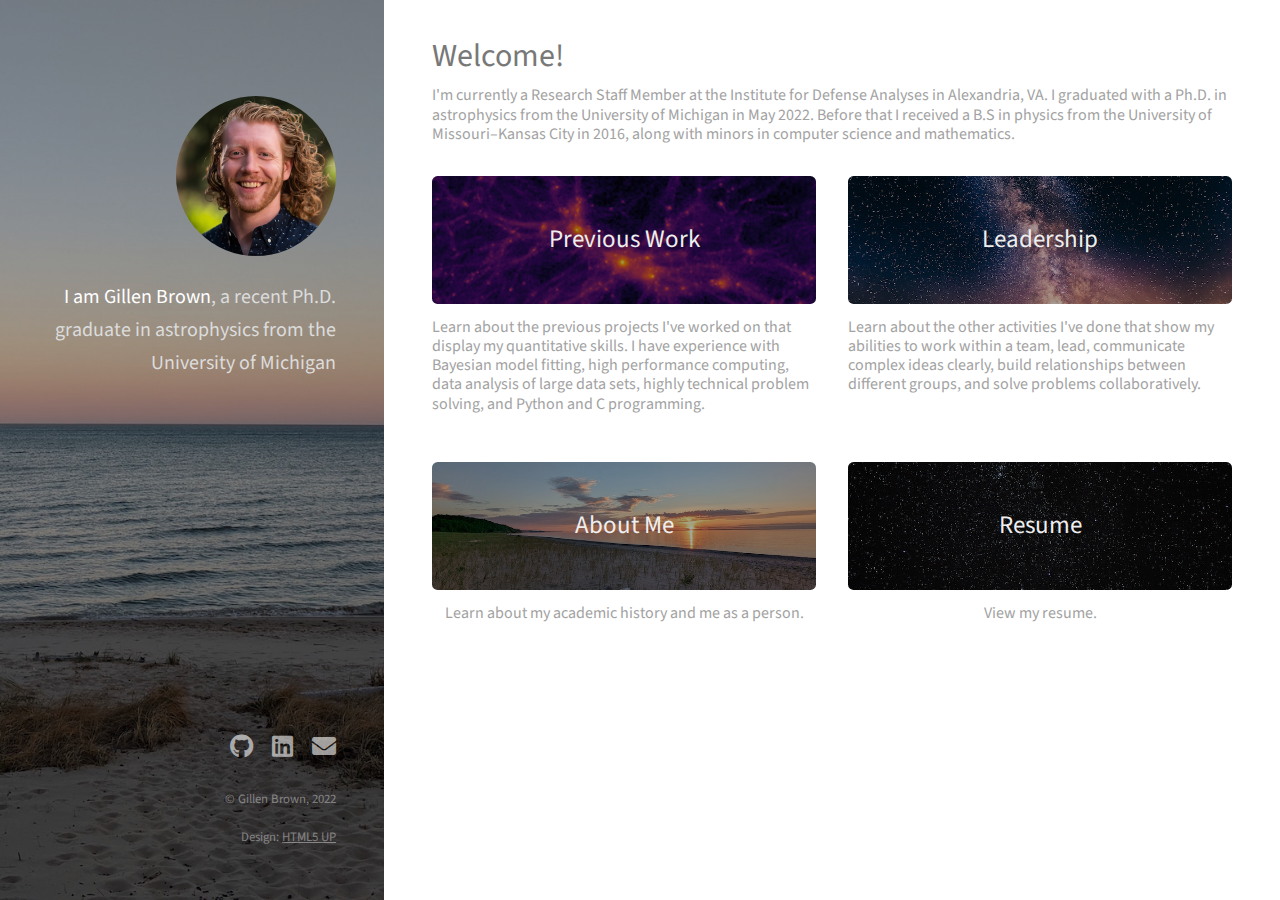
<file: index.html>
<!DOCTYPE HTML>
<!--
	Strata by HTML5 UP
	html5up.net | @ajlkn
	Free for personal and commercial use under the CCA 3.0 license (html5up.net/license)
-->
<html>
	<head>
		<title>Gillen Brown</title>
		<meta charset="utf-8" />
		<meta name="viewport" content="width=device-width, initial-scale=1, user-scalable=no" />
		<link rel="stylesheet" href="assets/css/main.css" />
	</head>
	<body class="is-preload">

		<!-- Header -->
			<header id="header">
				<div class="inner">
					<a href="#" class="image avatar"><img src="images/profile_square_small.jpg" alt="" /></a>
					<h1><strong>I am Gillen Brown</strong>, a recent Ph.D. graduate in astrophysics from the University of Michigan</h1>
				</div>
			</header>

		<!-- Main -->
			<div id="main">

				<!-- One -->
					<section id="one">
						<header class="major">
							<h2>Welcome!</h2>
						</header>
						<p>I'm currently a Research Staff Member at the Institute for Defense Analyses in Alexandria, VA. I graduated with a Ph.D. in astrophysics from the University of Michigan in May 2022. Before that I received a B.S in physics from the University of Missouri&#8211;Kansas City in 2016, along with minors in computer science and mathematics. </p>
						<!-- <ul class="actions">
							<li><a href="#" class="button">Learn More</a></li>
						</ul> -->
					</section>

				<!-- Two -->
					<!-- <section id="two"> -->
						<!-- <h2>Recent Work</h2> -->
						<div class="row">
							<article class="col-6 col-12-xsmall">
								<div class="headline">
									<a href="projects.html">
										<img src="images/title_dm_small.png" alt="">
										<h3>Previous Work</h3>
									</a>
								</div>
								<p>
									Learn about the previous projects I've worked on that display my quantitative skills. I have experience with Bayesian model fitting, high performance computing, data analysis of large data sets, highly technical problem solving, and Python and C programming. 
								</p>
							</article>
							<article class="col-6 col-12-xsmall">
								<div class="headline">
									<a href="leadership.html">
										<img src="images/unsplash_mw_small.jpg" alt="">
										<h3>Leadership</h3>
									</a>
								</div>
								<p>Learn about the other activities I've done that show my abilities to work within a team, lead, communicate complex ideas clearly, build relationships between different groups, and solve problems collaboratively.</p>
							</article>
							<article class="col-6 col-12-xsmall">
								<div class="headline">
									<a href="about.html">
										<img src="images/sunset_small.jpg" alt="">
										<h3>About Me</h3>
									</a>
								</div>
								<p style="text-align: center">Learn about my academic history and me as a person.</p>
							</article>
							<article class="col-6 col-12-xsmall">
								<div class="headline">
									<a href="resume.html">
										<img src="images/stars_small.jpg" alt="">
										<h3>Resume</h3>
									</a>
								</div>
								<p style="text-align: center">View my resume.</p>
							</article>
						</div>
						<!-- <ul class="actions">
							<li><a href="#" class="button">Full Portfolio</a></li>
						</ul> -->
					<!-- </section> -->

				<!-- Three -->
				<!--
					<section id="three">
						<h2>Get In Touch</h2>
						<p>Accumsan pellentesque commodo blandit enim arcu non at amet id arcu magna. Accumsan orci faucibus id eu lorem semper nunc nisi lorem vulputate lorem neque lorem ipsum dolor.</p>
						<div class="row">
							<div class="col-8 col-12-small">
								<form method="post" action="#">
									<div class="row gtr-uniform gtr-50">
										<div class="col-6 col-12-xsmall"><input type="text" name="name" id="name" placeholder="Name" /></div>
										<div class="col-6 col-12-xsmall"><input type="email" name="email" id="email" placeholder="Email" /></div>
										<div class="col-12"><textarea name="message" id="message" placeholder="Message" rows="4"></textarea></div>
									</div>
								</form>
								<ul class="actions">
									<li><input type="submit" value="Send Message" /></li>
								</ul>
							</div>
							<div class="col-4 col-12-small">
								<ul class="labeled-icons">
									<li>
										<h3 class="icon solid fa-home"><span class="label">Address</span></h3>
										1234 Somewhere Rd.<br />
										Nashville, TN 00000<br />
										United States
									</li>
									<li>
										<h3 class="icon solid fa-mobile-alt"><span class="label">Phone</span></h3>
										000-000-0000
									</li>
									<li>
										<h3 class="icon solid fa-envelope"><span class="label">Email</span></h3>
										<a href="#">hello@untitled.tld</a>
									</li>
								</ul>
							</div>
						</div>
					</section>
				-->

				<!-- Four -->
				<!--
					<section id="four">
						<h2>Elements</h2>

						<section>
							<h4>Text</h4>
							<p>This is <b>bold</b> and this is <strong>strong</strong>. This is <i>italic</i> and this is <em>emphasized</em>.
							This is <sup>superscript</sup> text and this is <sub>subscript</sub> text.
							This is <u>underlined</u> and this is code: <code>for (;;) { ... }</code>. Finally, <a href="#">this is a link</a>.</p>
							<hr />
							<header>
								<h4>Heading with a Subtitle</h4>
								<p>Lorem ipsum dolor sit amet nullam id egestas urna aliquam</p>
							</header>
							<p>Nunc lacinia ante nunc ac lobortis. Interdum adipiscing gravida odio porttitor sem non mi integer non faucibus ornare mi ut ante amet placerat aliquet. Volutpat eu sed ante lacinia sapien lorem accumsan varius montes viverra nibh in adipiscing blandit tempus accumsan.</p>
							<header>
								<h5>Heading with a Subtitle</h5>
								<p>Lorem ipsum dolor sit amet nullam id egestas urna aliquam</p>
							</header>
							<p>Nunc lacinia ante nunc ac lobortis. Interdum adipiscing gravida odio porttitor sem non mi integer non faucibus ornare mi ut ante amet placerat aliquet. Volutpat eu sed ante lacinia sapien lorem accumsan varius montes viverra nibh in adipiscing blandit tempus accumsan.</p>
							<hr />
							<h2>Heading Level 2</h2>
							<h3>Heading Level 3</h3>
							<h4>Heading Level 4</h4>
							<h5>Heading Level 5</h5>
							<h6>Heading Level 6</h6>
							<hr />
							<h5>Blockquote</h5>
							<blockquote>Fringilla nisl. Donec accumsan interdum nisi, quis tincidunt felis sagittis eget tempus euismod. Vestibulum ante ipsum primis in faucibus vestibulum. Blandit adipiscing eu felis iaculis volutpat ac adipiscing accumsan faucibus. Vestibulum ante ipsum primis in faucibus lorem ipsum dolor sit amet nullam adipiscing eu felis.</blockquote>
							<h5>Preformatted</h5>
							<pre><code>i = 0;

while (!deck.isInOrder()) {
print 'Iteration ' + i;
deck.shuffle();
i++;
}

print 'It took ' + i + ' iterations to sort the deck.';</code></pre>
						</section>

						<section>
							<h4>Lists</h4>
							<div class="row">
								<div class="col-6 col-12-xsmall">
									<h5>Unordered</h5>
									<ul>
										<li>Dolor pulvinar etiam magna etiam.</li>
										<li>Sagittis adipiscing lorem eleifend.</li>
										<li>Felis enim feugiat dolore viverra.</li>
									</ul>
									<h5>Alternate</h5>
									<ul class="alt">
										<li>Dolor pulvinar etiam magna etiam.</li>
										<li>Sagittis adipiscing lorem eleifend.</li>
										<li>Felis enim feugiat dolore viverra.</li>
									</ul>
								</div>
								<div class="col-6 col-12-xsmall">
									<h5>Ordered</h5>
									<ol>
										<li>Dolor pulvinar etiam magna etiam.</li>
										<li>Etiam vel felis at lorem sed viverra.</li>
										<li>Felis enim feugiat dolore viverra.</li>
										<li>Dolor pulvinar etiam magna etiam.</li>
										<li>Etiam vel felis at lorem sed viverra.</li>
										<li>Felis enim feugiat dolore viverra.</li>
									</ol>
									<h5>Icons</h5>
									<ul class="icons">
										<li><a href="#" class="icon brands fa-twitter"><span class="label">Twitter</span></a></li>
										<li><a href="#" class="icon brands fa-facebook-f"><span class="label">Facebook</span></a></li>
										<li><a href="#" class="icon brands fa-instagram"><span class="label">Instagram</span></a></li>
										<li><a href="#" class="icon brands fa-github"><span class="label">Github</span></a></li>
										<li><a href="#" class="icon brands fa-dribbble"><span class="label">Dribbble</span></a></li>
										<li><a href="#" class="icon brands fa-tumblr"><span class="label">Tumblr</span></a></li>
									</ul>
								</div>
							</div>
							<h5>Actions</h5>
							<ul class="actions">
								<li><a href="#" class="button primary">Default</a></li>
								<li><a href="#" class="button">Default</a></li>
							</ul>
							<ul class="actions small">
								<li><a href="#" class="button primary small">Small</a></li>
								<li><a href="#" class="button small">Small</a></li>
							</ul>
							<div class="row">
								<div class="col-6 col-12-small">
									<ul class="actions stacked">
										<li><a href="#" class="button primary">Default</a></li>
										<li><a href="#" class="button">Default</a></li>
									</ul>
								</div>
								<div class="col-6 col-12-small">
									<ul class="actions stacked">
										<li><a href="#" class="button primary small">Small</a></li>
										<li><a href="#" class="button small">Small</a></li>
									</ul>
								</div>
								<div class="col-6 col-12-small">
									<ul class="actions stacked">
										<li><a href="#" class="button primary fit">Default</a></li>
										<li><a href="#" class="button fit">Default</a></li>
									</ul>
								</div>
								<div class="col-6 col-12-small">
									<ul class="actions stacked">
										<li><a href="#" class="button primary small fit">Small</a></li>
										<li><a href="#" class="button small fit">Small</a></li>
									</ul>
								</div>
							</div>
						</section>

						<section>
							<h4>Table</h4>
							<h5>Default</h5>
							<div class="table-wrapper">
								<table>
									<thead>
										<tr>
											<th>Name</th>
											<th>Description</th>
											<th>Price</th>
										</tr>
									</thead>
									<tbody>
										<tr>
											<td>Item One</td>
											<td>Ante turpis integer aliquet porttitor.</td>
											<td>29.99</td>
										</tr>
										<tr>
											<td>Item Two</td>
											<td>Vis ac commodo adipiscing arcu aliquet.</td>
											<td>19.99</td>
										</tr>
										<tr>
											<td>Item Three</td>
											<td> Morbi faucibus arcu accumsan lorem.</td>
											<td>29.99</td>
										</tr>
										<tr>
											<td>Item Four</td>
											<td>Vitae integer tempus condimentum.</td>
											<td>19.99</td>
										</tr>
										<tr>
											<td>Item Five</td>
											<td>Ante turpis integer aliquet porttitor.</td>
											<td>29.99</td>
										</tr>
									</tbody>
									<tfoot>
										<tr>
											<td colspan="2"></td>
											<td>100.00</td>
										</tr>
									</tfoot>
								</table>
							</div>

							<h5>Alternate</h5>
							<div class="table-wrapper">
								<table class="alt">
									<thead>
										<tr>
											<th>Name</th>
											<th>Description</th>
											<th>Price</th>
										</tr>
									</thead>
									<tbody>
										<tr>
											<td>Item One</td>
											<td>Ante turpis integer aliquet porttitor.</td>
											<td>29.99</td>
										</tr>
										<tr>
											<td>Item Two</td>
											<td>Vis ac commodo adipiscing arcu aliquet.</td>
											<td>19.99</td>
										</tr>
										<tr>
											<td>Item Three</td>
											<td> Morbi faucibus arcu accumsan lorem.</td>
											<td>29.99</td>
										</tr>
										<tr>
											<td>Item Four</td>
											<td>Vitae integer tempus condimentum.</td>
											<td>19.99</td>
										</tr>
										<tr>
											<td>Item Five</td>
											<td>Ante turpis integer aliquet porttitor.</td>
											<td>29.99</td>
										</tr>
									</tbody>
									<tfoot>
										<tr>
											<td colspan="2"></td>
											<td>100.00</td>
										</tr>
									</tfoot>
								</table>
							</div>
						</section>

						<section>
							<h4>Buttons</h4>
							<ul class="actions">
								<li><a href="#" class="button primary">Primary</a></li>
								<li><a href="#" class="button">Default</a></li>
							</ul>
							<ul class="actions">
								<li><a href="#" class="button large">Large</a></li>
								<li><a href="#" class="button">Default</a></li>
								<li><a href="#" class="button small">Small</a></li>
							</ul>
							<ul class="actions fit">
								<li><a href="#" class="button primary fit">Fit</a></li>
								<li><a href="#" class="button fit">Fit</a></li>
							</ul>
							<ul class="actions fit small">
								<li><a href="#" class="button primary fit small">Fit + Small</a></li>
								<li><a href="#" class="button fit small">Fit + Small</a></li>
							</ul>
							<ul class="actions">
								<li><a href="#" class="button primary icon solid fa-download">Icon</a></li>
								<li><a href="#" class="button icon solid fa-download">Icon</a></li>
							</ul>
							<ul class="actions">
								<li><span class="button primary disabled">Primary</span></li>
								<li><span class="button disabled">Default</span></li>
							</ul>
						</section>

						<section>
							<h4>Form</h4>
							<form method="post" action="#">
								<div class="row gtr-uniform gtr-50">
									<div class="col-6 col-12-xsmall">
										<input type="text" name="demo-name" id="demo-name" value="" placeholder="Name" />
									</div>
									<div class="col-6 col-12-xsmall">
										<input type="email" name="demo-email" id="demo-email" value="" placeholder="Email" />
									</div>
									<div class="col-12">
										<select name="demo-category" id="demo-category">
											<option value="">- Category -</option>
											<option value="1">Manufacturing</option>
											<option value="1">Shipping</option>
											<option value="1">Administration</option>
											<option value="1">Human Resources</option>
										</select>
									</div>
									<div class="col-4 col-12-small">
										<input type="radio" id="demo-priority-low" name="demo-priority" checked>
										<label for="demo-priority-low">Low Priority</label>
									</div>
									<div class="col-4 col-12-small">
										<input type="radio" id="demo-priority-normal" name="demo-priority">
										<label for="demo-priority-normal">Normal Priority</label>
									</div>
									<div class="col-4 col-12-small">
										<input type="radio" id="demo-priority-high" name="demo-priority">
										<label for="demo-priority-high">High Priority</label>
									</div>
									<div class="col-6 col-12-small">
										<input type="checkbox" id="demo-copy" name="demo-copy">
										<label for="demo-copy">Email me a copy of this message</label>
									</div>
									<div class="col-6 col-12-small">
										<input type="checkbox" id="demo-human" name="demo-human" checked>
										<label for="demo-human">I am a human and not a robot</label>
									</div>
									<div class="col-12">
										<textarea name="demo-message" id="demo-message" placeholder="Enter your message" rows="6"></textarea>
									</div>
									<div class="col-12">
										<ul class="actions">
											<li><input type="submit" value="Send Message" class="primary" /></li>
											<li><input type="reset" value="Reset" /></li>
										</ul>
									</div>
								</div>
							</form>
						</section>

						<section>
							<h4>Image</h4>
							<h5>Fit</h5>
							<div class="box alt">
								<div class="row gtr-50 gtr-uniform">
									<div class="col-12"><span class="image fit"><img src="images/fulls/05.jpg" alt="" /></span></div>
									<div class="col-4"><span class="image fit"><img src="images/thumbs/01.jpg" alt="" /></span></div>
									<div class="col-4"><span class="image fit"><img src="images/thumbs/02.jpg" alt="" /></span></div>
									<div class="col-4"><span class="image fit"><img src="images/thumbs/03.jpg" alt="" /></span></div>
									<div class="col-4"><span class="image fit"><img src="images/thumbs/04.jpg" alt="" /></span></div>
									<div class="col-4"><span class="image fit"><img src="images/thumbs/05.jpg" alt="" /></span></div>
									<div class="col-4"><span class="image fit"><img src="images/thumbs/06.jpg" alt="" /></span></div>
									<div class="col-4"><span class="image fit"><img src="images/thumbs/03.jpg" alt="" /></span></div>
									<div class="col-4"><span class="image fit"><img src="images/thumbs/02.jpg" alt="" /></span></div>
									<div class="col-4"><span class="image fit"><img src="images/thumbs/01.jpg" alt="" /></span></div>
								</div>
							</div>
							<h5>Left &amp; Right</h5>
							<p><span class="image left"><img src="images/avatar.jpg" alt="" /></span>Fringilla nisl. Donec accumsan interdum nisi, quis tincidunt felis sagittis eget. tempus euismod. Vestibulum ante ipsum primis in faucibus vestibulum. Blandit adipiscing eu felis iaculis volutpat ac adipiscing accumsan eu faucibus. Integer ac pellentesque praesent tincidunt felis sagittis eget. tempus euismod. Vestibulum ante ipsum primis in faucibus vestibulum. Blandit adipiscing eu felis iaculis volutpat ac adipiscing accumsan eu faucibus. Integer ac pellentesque praesent. Donec accumsan interdum nisi, quis tincidunt felis sagittis eget. tempus euismod. Vestibulum ante ipsum primis in faucibus vestibulum. Blandit adipiscing eu felis iaculis volutpat ac adipiscing accumsan eu faucibus. Integer ac pellentesque praesent tincidunt felis sagittis eget. tempus euismod. Vestibulum ante ipsum primis in faucibus vestibulum. Blandit adipiscing eu felis iaculis volutpat ac adipiscing accumsan eu faucibus. Integer ac pellentesque praesent.</p>
							<p><span class="image right"><img src="images/avatar.jpg" alt="" /></span>Fringilla nisl. Donec accumsan interdum nisi, quis tincidunt felis sagittis eget. tempus euismod. Vestibulum ante ipsum primis in faucibus vestibulum. Blandit adipiscing eu felis iaculis volutpat ac adipiscing accumsan eu faucibus. Integer ac pellentesque praesent tincidunt felis sagittis eget. tempus euismod. Vestibulum ante ipsum primis in faucibus vestibulum. Blandit adipiscing eu felis iaculis volutpat ac adipiscing accumsan eu faucibus. Integer ac pellentesque praesent. Donec accumsan interdum nisi, quis tincidunt felis sagittis eget. tempus euismod. Vestibulum ante ipsum primis in faucibus vestibulum. Blandit adipiscing eu felis iaculis volutpat ac adipiscing accumsan eu faucibus. Integer ac pellentesque praesent tincidunt felis sagittis eget. tempus euismod. Vestibulum ante ipsum primis in faucibus vestibulum. Blandit adipiscing eu felis iaculis volutpat ac adipiscing accumsan eu faucibus. Integer ac pellentesque praesent.</p>
						</section>

					</section>


			</div>
			-->

		<!-- Footer -->
			<footer id="footer">
				<div class="inner">
					<ul class="icons">
						<li><a href="https://github.com/gillenbrown" class="icon brands fa-github" target="_blank" rel="noopener noreferrer"><span class="label">Github</span></a></li>
						<li><a href="https://www.linkedin.com/in/gillenbrown" class="icon brands fa-linkedin" target="_blank" rel="noopener noreferrer"><span class="label">LinkedIn</span></a></li>
						<li><a href="mailto:gillenbrown@gmail.com" class="icon solid fa-envelope" target="_blank" rel="noopener noreferrer"><span class="label">Email</span></a></li>
					</ul>
					<ul class="copyright">
						<li>&copy; Gillen Brown, 2022</li><li>Design: <a href="http://html5up.net" target="_blank" rel="noopener noreferrer">HTML5 UP</a></li>
					</ul>
				</div>
			</footer>

		<!-- Scripts -->
			<script src="assets/js/jquery.min.js"></script>
			<script src="assets/js/jquery.poptrox.min.js"></script>
			<script src="assets/js/browser.min.js"></script>
			<script src="assets/js/breakpoints.min.js"></script>
			<script src="assets/js/util.js"></script>
			<script src="assets/js/main.js"></script>

	</body>
</html>
</file>
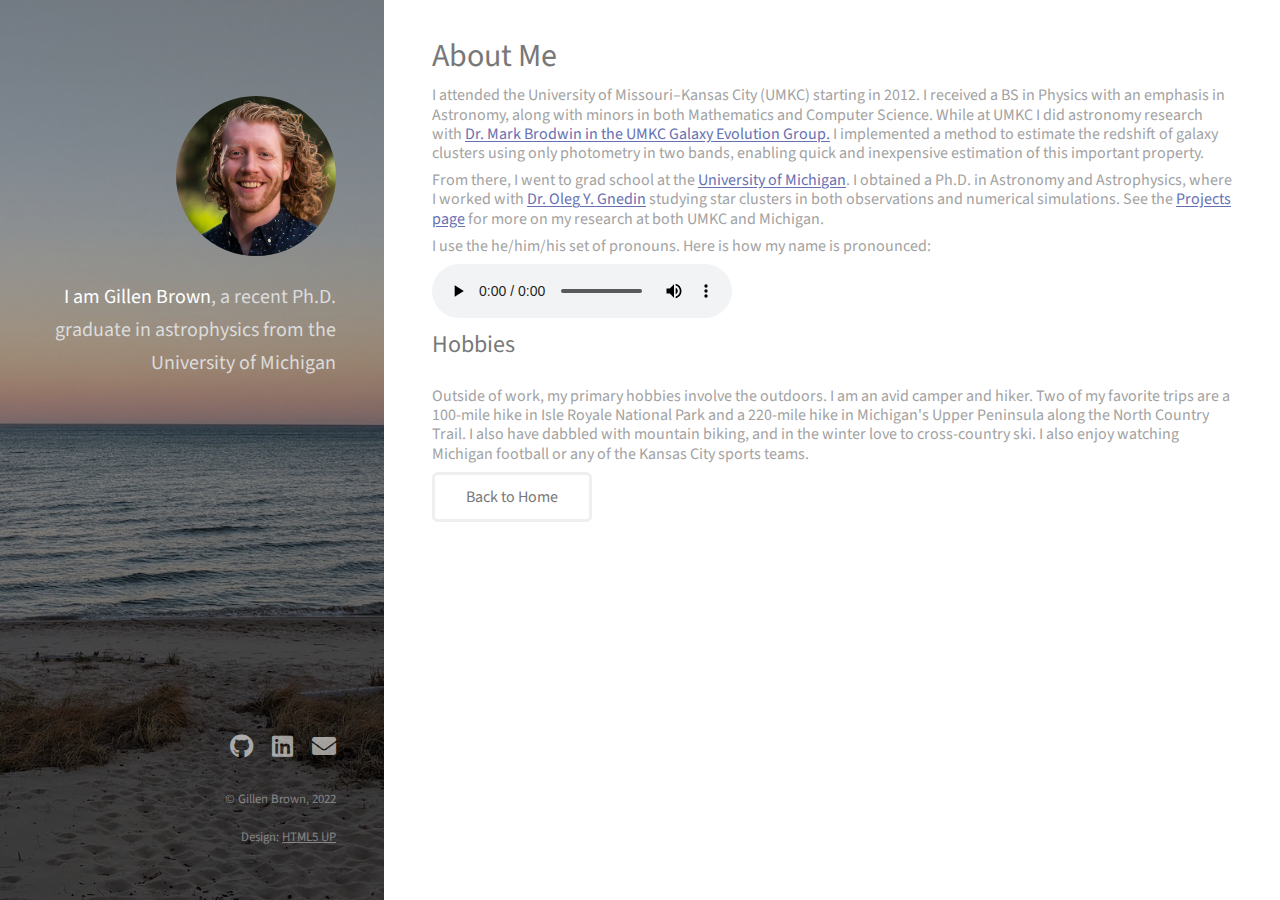
<file: about.html>
<!DOCTYPE HTML>
<!--
	Strata by HTML5 UP
	html5up.net | @ajlkn
	Free for personal and commercial use under the CCA 3.0 license (html5up.net/license)
-->
<html>
	<head>
		<title>Gillen Brown</title>
		<meta charset="utf-8" />
		<meta name="viewport" content="width=device-width, initial-scale=1, user-scalable=no" />
		<link rel="stylesheet" href="assets/css/main.css" />
	</head>
	<body class="is-preload">

		<!-- Header -->
			<header id="header">
				<div class="inner">
					<a href="index.html" class="image avatar"><img src="images/profile_square_small.jpg" alt="" /></a>
					<h1><strong><a href="index.html">I am Gillen Brown</a></strong>, a recent Ph.D. graduate in astrophysics from the University of Michigan</h1>
				</div>
			</header>

		<!-- Main -->
			<div id="main">

				<!-- One -->
					<section id="one">
						<header class="major">
							<h2>About Me</h2>
						</header>

						<p>I attended the University of Missouri&#8211;Kansas City (UMKC) starting in 2012. I received a BS in Physics with an emphasis in Astronomy, along with minors in both Mathematics and Computer Science. While at UMKC I did astronomy research with  <a href="https://info.umkc.edu/galaxy-evolution-group/" target="_blank" rel="noopener noreferrer">Dr. Mark Brodwin in the UMKC Galaxy Evolution Group.</a> I implemented a method to estimate the redshift of galaxy clusters using only photometry in two bands, enabling quick and inexpensive estimation of this important property.</p>
						<p>From there, I went to grad school at the <a href="https://lsa.umich.edu/astro" target="_blank" rel="noopener noreferrer">University of Michigan</a>. I obtained a Ph.D. in Astronomy and Astrophysics, where I worked with <a href="http://www-personal.umich.edu/~ognedin/" target="_blank" rel="noopener noreferrer">Dr. Oleg Y. Gnedin</a> studying star clusters in both observations and numerical simulations. See the <a href="./projects.html">Projects page</a> for more on my research at both UMKC and Michigan.</p>
						<p> I use the he/him/his set of pronouns. Here is how my name is pronounced:</p>
						<div class="audioWrapper">
							<audio controls>
								<source src="audio/Gillen_Brown.mp3" type="audio/mpeg">
							Your browser does not support the audio element.
							</audio>
						</div>

						<h2>Hobbies</h2>
						<p>Outside of work, my primary hobbies involve the outdoors. I am an avid camper and hiker. Two of my favorite trips are a 100-mile hike in Isle Royale National Park and a 220-mile hike in Michigan's Upper Peninsula along the North Country Trail. I also have dabbled with mountain biking, and in the winter love to cross-country ski. I also enjoy watching Michigan football or any of the Kansas City sports teams.
						</p>
						<!-- Outdoors: hiking, biking, XC skiing -->
						
					</section>

				<ul class="actions">
					<li><a href="index.html" class="button">Back to Home</a></li>
				</ul>
	
			</div>

		


		<!-- Footer -->
		<footer id="footer">
			<div class="inner">
				<ul class="icons">
					<li><a href="https://github.com/gillenbrown" class="icon brands fa-github" target="_blank" rel="noopener noreferrer"><span class="label">Github</span></a></li>
					<li><a href="https://www.linkedin.com/in/gillenbrown" class="icon brands fa-linkedin" target="_blank" rel="noopener noreferrer"><span class="label">LinkedIn</span></a></li>
					<li><a href="mailto:gillenbrown@gmail.com" class="icon solid fa-envelope" target="_blank" rel="noopener noreferrer"><span class="label">Email</span></a></li>
				</ul>
				<ul class="copyright">
					<li>&copy; Gillen Brown, 2022</li><li>Design: <a href="http://html5up.net" target="_blank" rel="noopener noreferrer">HTML5 UP</a></li>
				</ul>
			</div>
		</footer>

		<!-- Scripts -->
			<script src="assets/js/jquery.min.js"></script>
			<script src="assets/js/jquery.poptrox.min.js"></script>
			<script src="assets/js/browser.min.js"></script>
			<script src="assets/js/breakpoints.min.js"></script>
			<script src="assets/js/util.js"></script>
			<script src="assets/js/main.js"></script>

	</body>
</html>
</file>
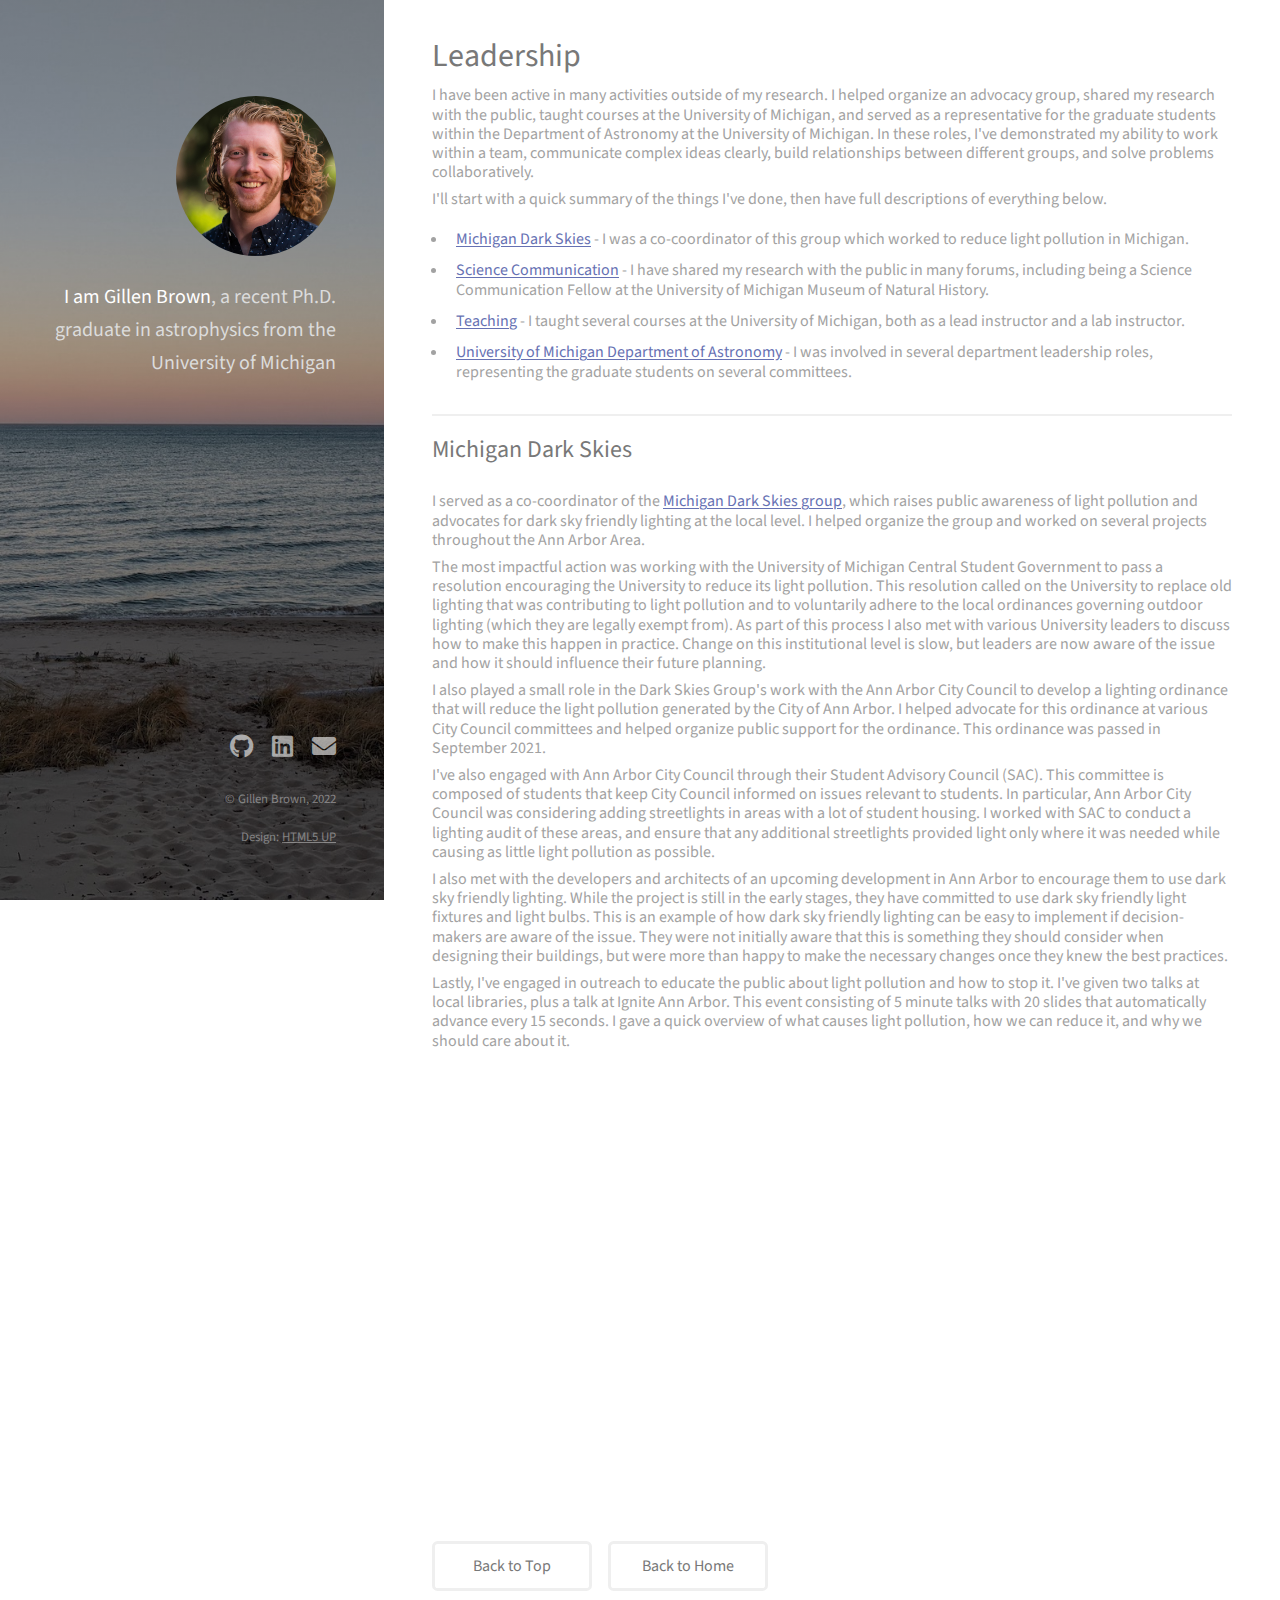
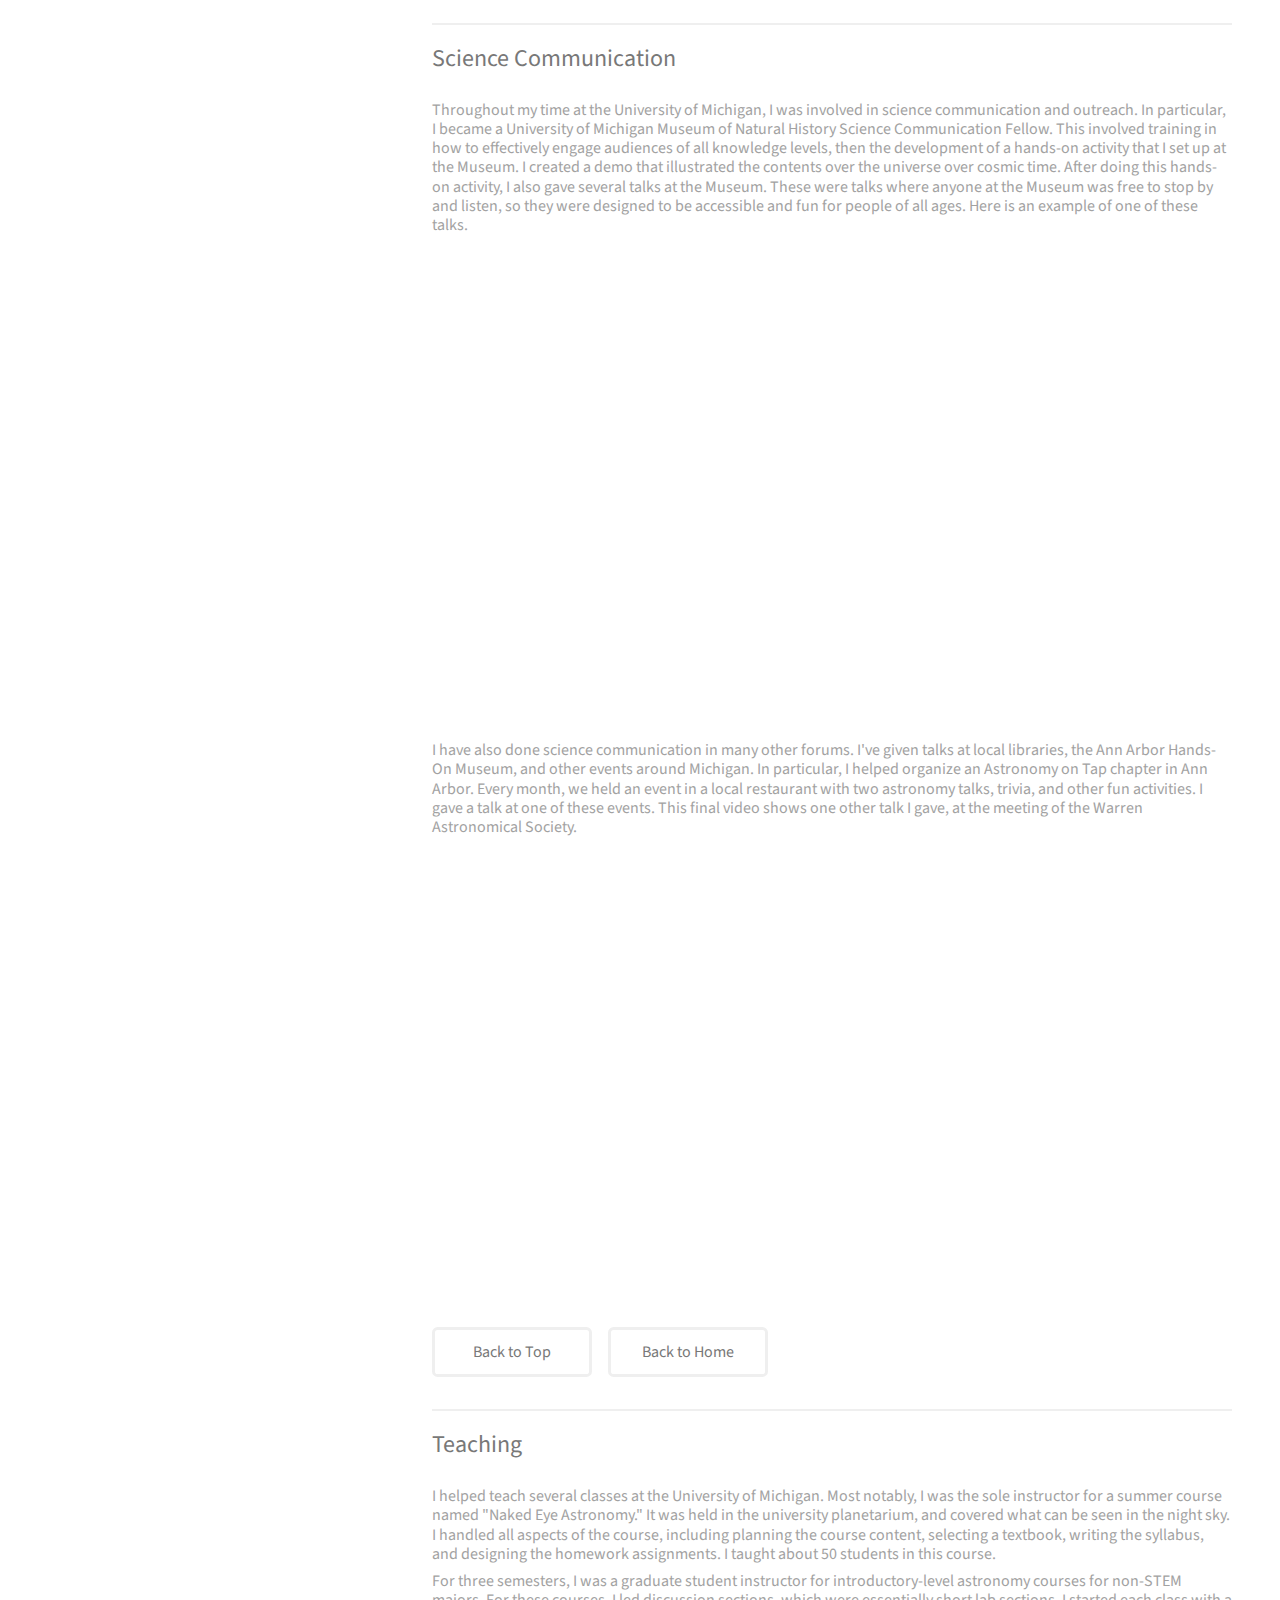
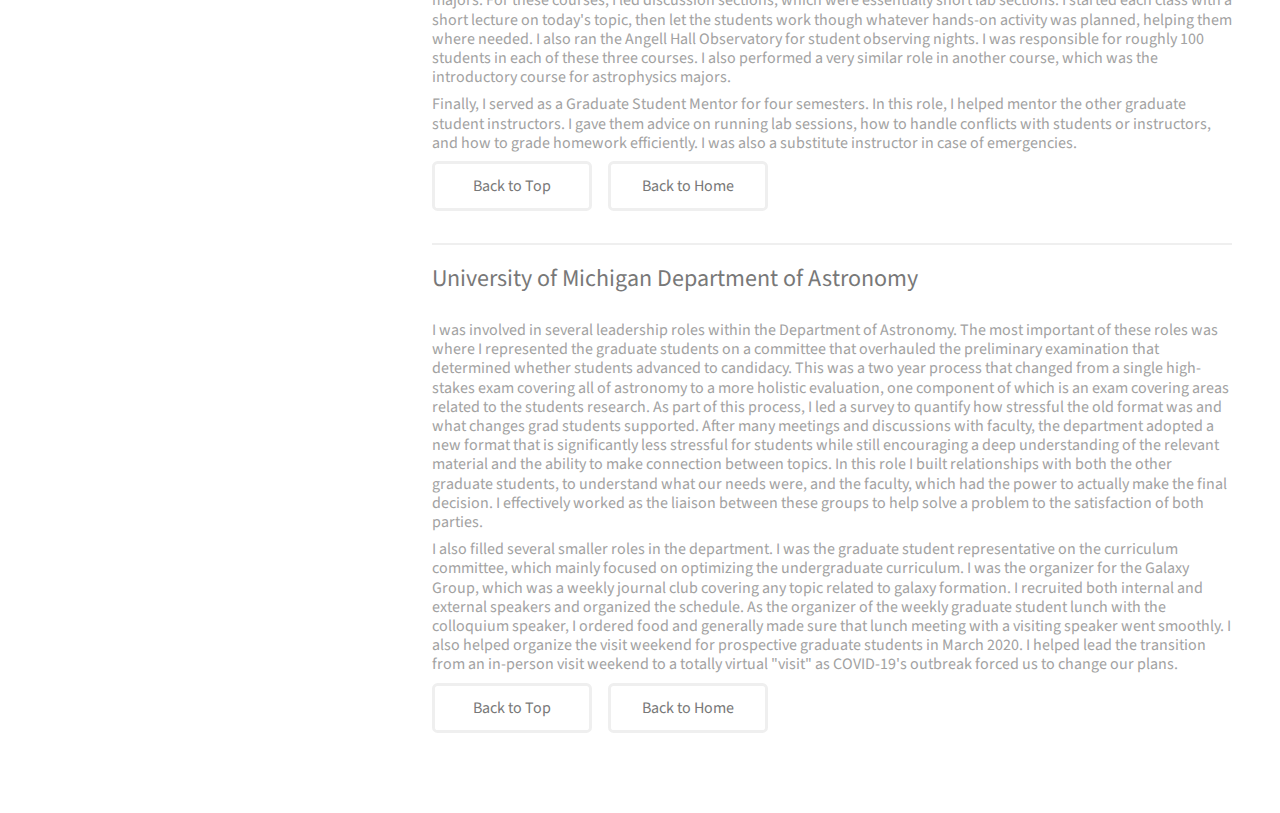
<file: leadership.html>
<!DOCTYPE HTML>
<!--
	Strata by HTML5 UP
	html5up.net | @ajlkn
	Free for personal and commercial use under the CCA 3.0 license (html5up.net/license)
-->
<html>

<head>
	<title>Gillen Brown</title>
	<meta charset="utf-8" />
	<meta name="viewport" content="width=device-width, initial-scale=1, user-scalable=no" />
	<link rel="stylesheet" href="assets/css/main.css" />
</head>

<body class="is-preload">

	<!-- Header -->
	<header id="header">
		<div class="inner">
			<a href="index.html" class="image avatar"><img src="images/profile_square_small.jpg" alt="" /></a>
			<h1><strong><a href="index.html">I am Gillen Brown</a></strong>, a recent Ph.D. graduate in astrophysics
				from the University of Michigan
			</h1>
		</div>
	</header>

	<!-- Main -->
	<div id="main">

		<!-- One -->
		<section id="one">
			<header class="major">
				<h2 id="top">Leadership</h2>
			</header>
			<p>
				I have been active in many activities outside of my research. I helped organize an advocacy group,
				shared my research with the public, taught courses at the University of Michigan, and served as a
				representative for the graduate students within the Department of Astronomy at the University of
				Michigan. In these roles, I've demonstrated my ability to work within a team, communicate complex ideas
				clearly, build relationships between different groups, and solve problems collaboratively.
			</p>
			<p>
				I'll start with a quick summary of the things I've done, then have full descriptions of everything
				below.
			</p>

			<ul>
				<li><a href="#darkskies">Michigan Dark Skies</a> - I was a co-coordinator of this group which worked to
					reduce light pollution in Michigan.</li>
				<li><a href="#outreach">Science Communication</a> - I have shared my research with the public in many
					forums, including being a Science Communication Fellow at the University of Michigan Museum of
					Natural History. </li>
				<li><a href="#teaching">Teaching</a> - I taught several courses at the University of Michigan, both as a
					lead instructor and a lab instructor.</li>
				<li><a href="#umichastro">University of Michigan Department of Astronomy</a> - I was involved in several
					department leadership roles, representing the graduate students on several committees.</li>
			</ul>

		</section>
		<section>
			<h2 id="darkskies">Michigan Dark Skies</h2>
			<p>
				I served as a co-coordinator of the <a href="https://sites.lsa.umich.edu/darkskies/" target="_blank"
					rel="noopener noreferrer">Michigan Dark Skies group</a>, which raises public awareness of light
				pollution and advocates for dark sky friendly lighting at the local level. I helped organize the group
				and worked on several projects throughout the Ann Arbor Area.
			</p>
			<p>
				The most impactful action was working with the University of Michigan Central Student Government to pass
				a resolution encouraging the University to reduce its light pollution. This resolution called on the
				University to replace old lighting that was contributing to light pollution and to voluntarily adhere to
				the local ordinances governing outdoor lighting (which they are legally exempt from). As part of this
				process I also met with various University leaders to discuss how to make this happen in practice.
				Change on this institutional level is slow, but leaders are now aware of the issue and how it should
				influence their future planning.
			</p>
			<p>
				I also played a small role in the Dark Skies Group's work with the Ann Arbor City Council to develop a
				lighting ordinance that will reduce the light pollution generated by the City of Ann Arbor. I helped
				advocate for this ordinance at various City Council committees and helped organize public support for
				the ordinance. This ordinance was passed in September 2021.
			</p>
			<p>
				I've also engaged with Ann Arbor City Council through their Student Advisory Council (SAC). This
				committee is composed of students that keep City Council informed on issues relevant to students. In
				particular, Ann Arbor City Council was considering adding streetlights in areas with a lot of student
				housing. I worked with SAC to conduct a lighting audit of these areas, and ensure that any additional
				streetlights provided light only where it was needed while causing as little light pollution as
				possible.
			</p>
			<p>
				I also met with the developers and architects of an upcoming development in Ann Arbor to encourage them
				to use dark sky friendly lighting. While the project is still in the early stages, they have committed
				to use dark sky friendly light fixtures and light bulbs. This is an example of how dark sky friendly
				lighting can be easy to implement if decision-makers are aware of the issue. They were not initially
				aware that this is something they should consider when designing their buildings, but were more than
				happy to make the necessary changes once they knew the best practices.
			</p>
			<p>
				Lastly, I've engaged in outreach to educate the public about light pollution and how to stop it. I've
				given two talks at local libraries, plus a talk at Ignite Ann Arbor. This event consisting of 5 minute
				talks with 20 slides that automatically advance every 15 seconds. I gave a quick overview of what causes
				light pollution, how we can reduce it, and why we should care about it.
			</p>

			<div class="videoWrapper">
				<iframe width=100% height="auto" src="https://www.youtube.com/embed/_xl_TuYXNnE" frameborder="0"
					allow="accelerometer; autoplay; encrypted-media; gyroscope; picture-in-picture"
					allowfullscreen></iframe>
			</div>
			<ul class="actions">
				<li><a href="#top" class="button">Back to Top</a></li>
				<li><a href="index.html" class="button">Back to Home</a></li>
			</ul>
		</section>
		<section>
			<h2 id="outreach">Science Communication</h2>
			<p>
				Throughout my time at the University of Michigan, I was involved in science communication and outreach.
				In particular, I became a University of Michigan Museum of Natural History Science Communication Fellow.
				This involved training in how to effectively engage audiences of all knowledge levels, then the
				development of a hands-on activity that I set up at the Museum. I created a demo that illustrated the
				contents over the universe over cosmic time. After doing this hands-on activity, I also gave several
				talks at the Museum. These were talks where anyone at the Museum was free to stop by and listen, so they
				were designed to be accessible and fun for people of all ages. Here is an example of one of these talks.
			</p>

			<div class="videoWrapper">
				<iframe width=100% height="auto" src="https://www.youtube.com/embed/MFtHq3-M9Fc" frameborder="0"
					allow="accelerometer; autoplay; encrypted-media; gyroscope; picture-in-picture"
					allowfullscreen></iframe>
			</div>
			<p style="padding-top: 1em;">
				I have also done science communication in many other forums. I've given talks at local libraries, the
				Ann Arbor Hands-On Museum, and other events around Michigan. In particular, I helped organize an
				Astronomy on Tap chapter in Ann Arbor. Every month, we held an event in a local restaurant with two
				astronomy talks, trivia, and other fun activities. I gave a talk at one of these events. This final
				video shows one other talk I gave, at the meeting of the Warren Astronomical Society.
			</p>
			<div class="videoWrapper">
				<iframe width=100% height="auto" src="https://www.youtube.com/embed/xMdQnPCEZgU?start=3705"
					frameborder="0" allow="accelerometer; autoplay; encrypted-media; gyroscope; picture-in-picture"
					allowfullscreen></iframe>
			</div>
			<ul class="actions">
				<li><a href="#top" class="button">Back to Top</a></li>
				<li><a href="index.html" class="button">Back to Home</a></li>
			</ul>
		</section>

		<section>
			<h2 id="teaching">Teaching</h2>
			<p>
				I helped teach several classes at the University of Michigan. Most notably, I was the sole instructor
				for a summer course named "Naked Eye Astronomy." It was held in the university planetarium, and covered
				what can be seen in the night sky. I handled all aspects of the course, including planning the course
				content, selecting a textbook, writing the syllabus, and designing the homework assignments. I taught
				about 50 students in this course.
			</p>
			<p>
				For three semesters, I was a graduate student instructor for introductory-level astronomy courses for
				non-STEM majors. For these courses, I led discussion sections, which were essentially short lab
				sections. I started each class with a short lecture on today's topic, then let the students work though
				whatever hands-on activity was planned, helping them where needed. I also ran the Angell Hall
				Observatory for student observing nights. I was responsible for roughly 100 students in each of these
				three courses. I also performed a very similar role in another course, which was the introductory course
				for astrophysics majors.
			</p>
			<p>
				Finally, I served as a Graduate Student Mentor for four semesters. In this role, I helped mentor the
				other graduate student instructors. I gave them advice on running lab sessions, how to handle conflicts
				with students or instructors, and how to grade homework efficiently. I was also a substitute instructor
				in case of emergencies.
			</p>
			<ul class="actions">
				<li><a href="#top" class="button">Back to Top</a></li>
				<li><a href="index.html" class="button">Back to Home</a></li>
			</ul>
		</section>

		<section>
			<h2 id="umichastro">University of Michigan Department of Astronomy</h2>
			<p>
				I was involved in several leadership roles within the Department of Astronomy. The most important of
				these roles was where I represented the graduate students on a committee that overhauled the preliminary
				examination that determined whether students advanced to candidacy. This was a two year process that
				changed from a single high-stakes exam covering all of astronomy to a more holistic evaluation, one
				component of which is an exam covering areas related to the students research. As part of this process,
				I led a survey to quantify how stressful the old format was and what changes grad students supported.
				After many meetings and discussions with faculty, the department adopted a new format that is
				significantly less stressful for students while still encouraging a deep understanding of the relevant
				material and the ability to make connection between topics. In this role I built relationships with both
				the other graduate students, to understand what our needs were, and the faculty, which had the power to
				actually make the final decision. I effectively worked as the liaison between these groups to help solve
				a problem to the satisfaction of both parties.
			</p>
			<p>
				I also filled several smaller roles in the department. I was the graduate student representative on the
				curriculum committee, which mainly focused on optimizing the undergraduate curriculum. I was the
				organizer for the Galaxy Group, which was a weekly journal club covering any topic related to galaxy
				formation. I recruited both internal and external speakers and organized the schedule. As the organizer
				of the weekly graduate student lunch with the colloquium speaker, I ordered food and generally made sure
				that lunch meeting with a visiting speaker went smoothly. I also helped organize the visit weekend for
				prospective graduate students in March 2020. I helped lead the transition from an in-person visit
				weekend to a totally virtual "visit" as COVID-19's outbreak forced us to change our plans.
			</p>
			<!-- <p>
				Finally, I helped found an antiracism reading group within the department. As part of the leadership
				team for this group, I helped organize the meeting schedule, choose readings, and facilitate the
				discussion at these meetings. Along with the other members of the leadership team, I was awarded the
				2021 UM Astronomy DEI Champion Award.
			</p> -->
			<ul class="actions">
				<li><a href="#top" class="button">Back to Top</a></li>
				<li><a href="index.html" class="button">Back to Home</a></li>
			</ul>
		</section>

		<!-- <section>
					<h2 id="placeholder">placeholder</h2>
					<p>
						Text
					</p>
					<ul class="actions">
						<li><a href="#top" class="button">Back to Top</a></li>
						<li><a href="index.html" class="button">Back to Home</a></li>
					</ul>
				</section> -->

	</div>

	<!-- Footer -->
	<footer id="footer">
		<div class="inner">
			<ul class="icons">
				<li><a href="https://github.com/gillenbrown" class="icon brands fa-github" target="_blank"
						rel="noopener noreferrer"><span class="label">Github</span></a></li>
				<li><a href="https://www.linkedin.com/in/gillenbrown" class="icon brands fa-linkedin" target="_blank"
						rel="noopener noreferrer"><span class="label">LinkedIn</span></a></li>
				<li><a href="mailto:gillenbrown@gmail.com" class="icon solid fa-envelope" target="_blank"
						rel="noopener noreferrer"><span class="label">Email</span></a></li>
			</ul>
			<ul class="copyright">
				<li>&copy; Gillen Brown, 2022</li>
				<li>Design: <a href="http://html5up.net" target="_blank" rel="noopener noreferrer">HTML5 UP</a></li>
			</ul>
		</div>
	</footer>

	<!-- Scripts -->
	<script src="assets/js/jquery.min.js"></script>
	<script src="assets/js/jquery.poptrox.min.js"></script>
	<script src="assets/js/browser.min.js"></script>
	<script src="assets/js/breakpoints.min.js"></script>
	<script src="assets/js/util.js"></script>
	<script src="assets/js/main.js"></script>

</body>

</html>
</file>
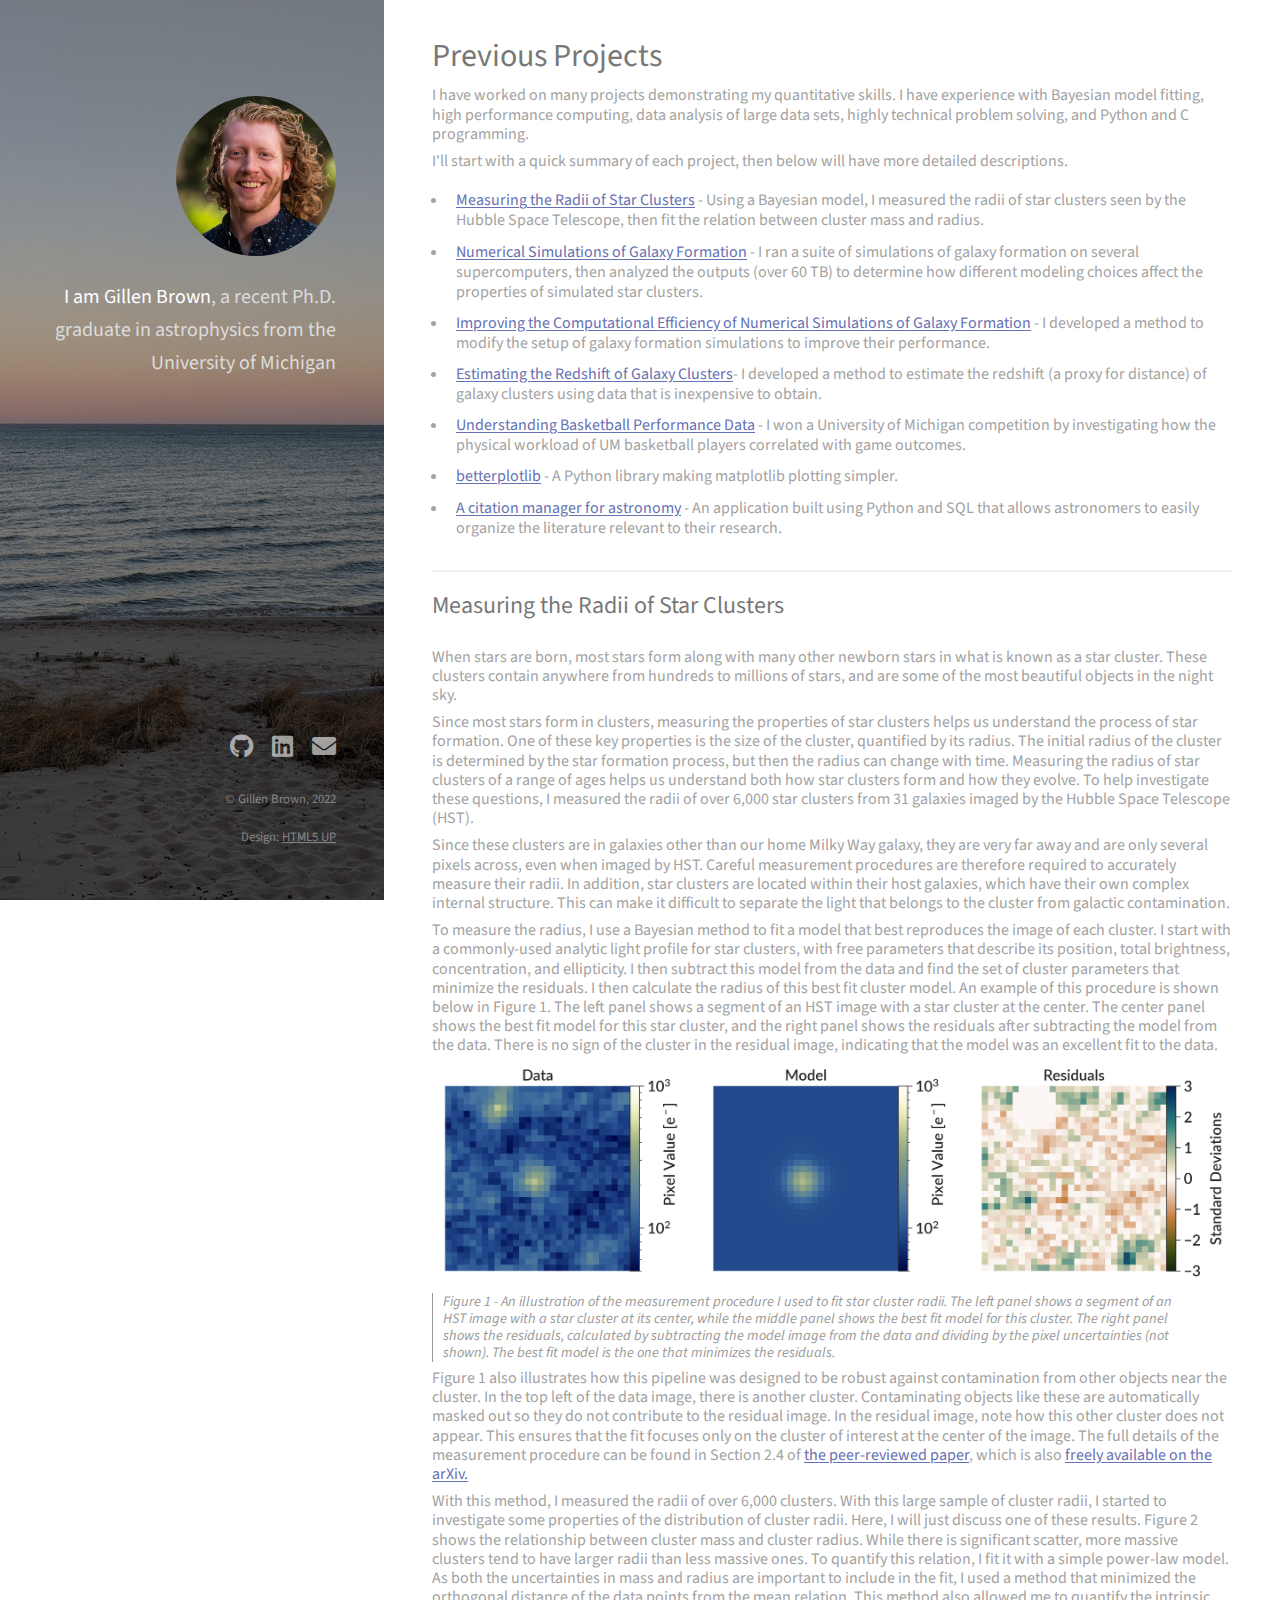
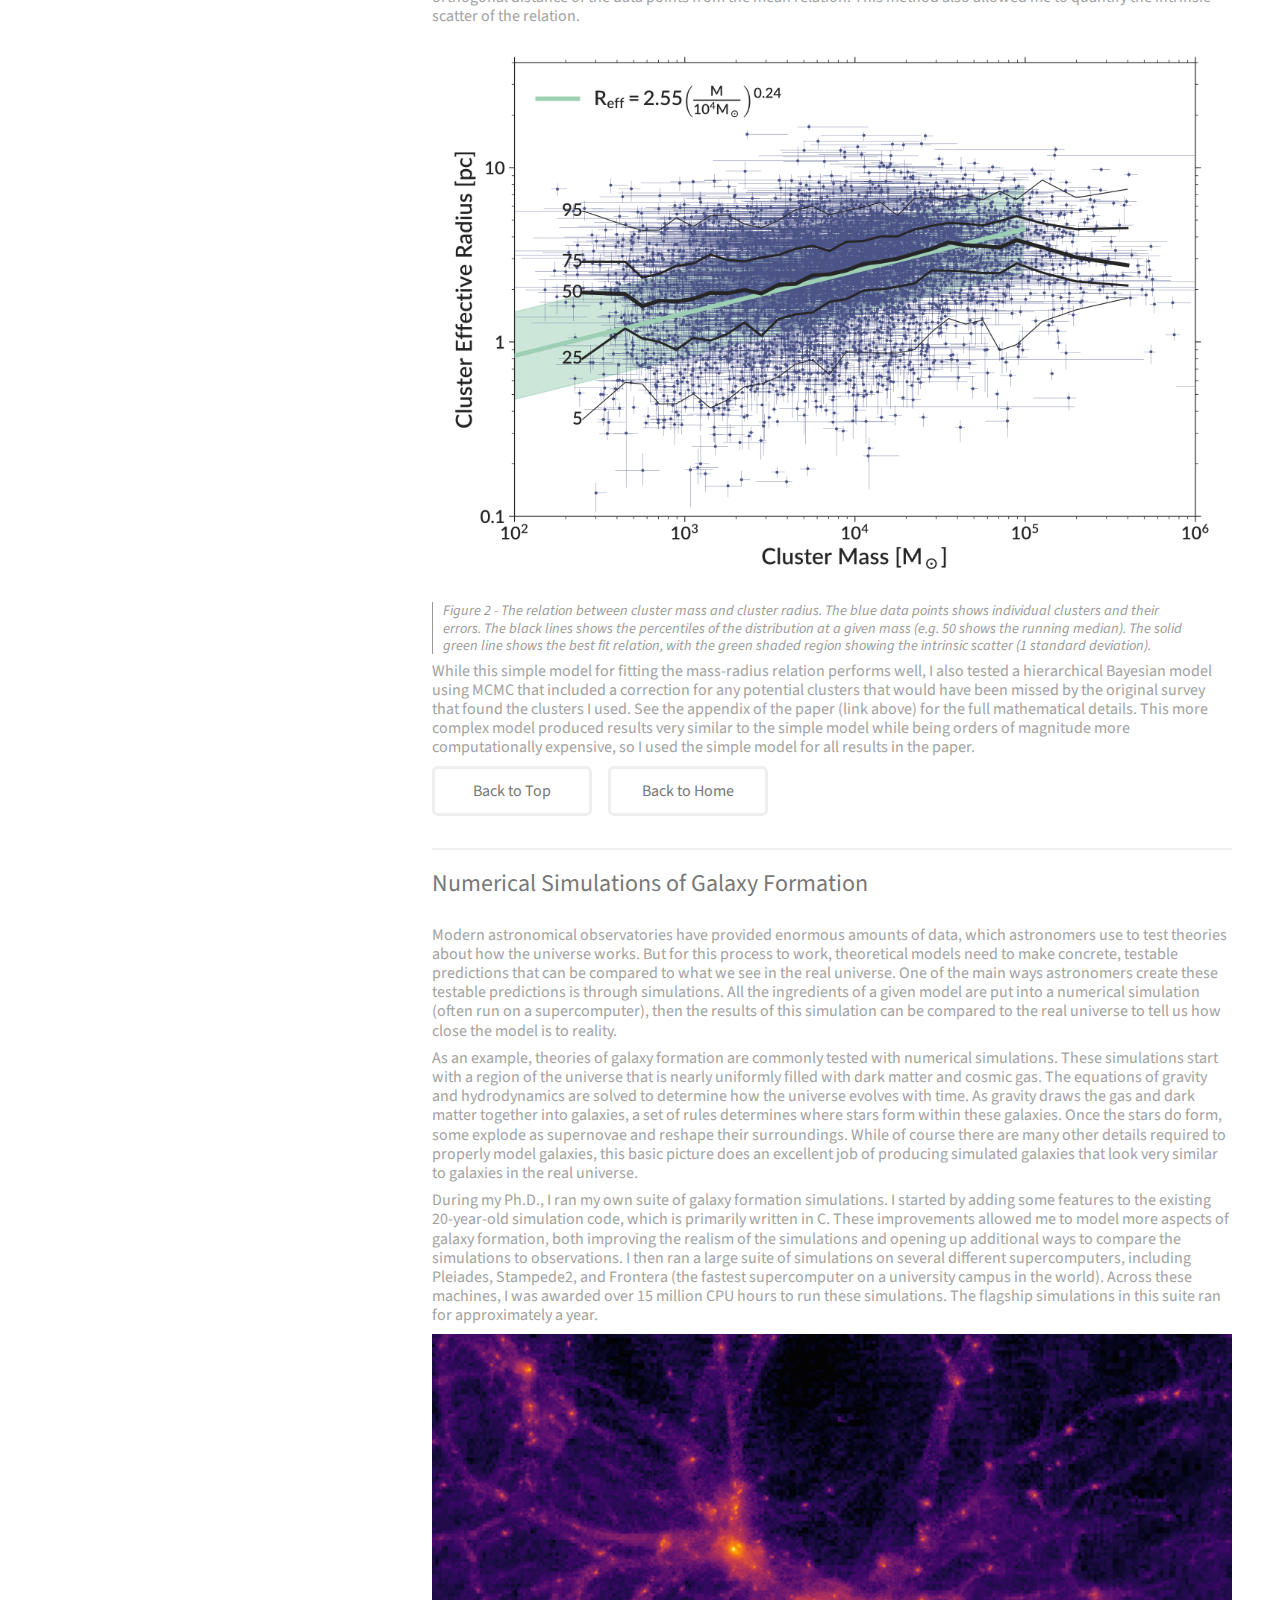
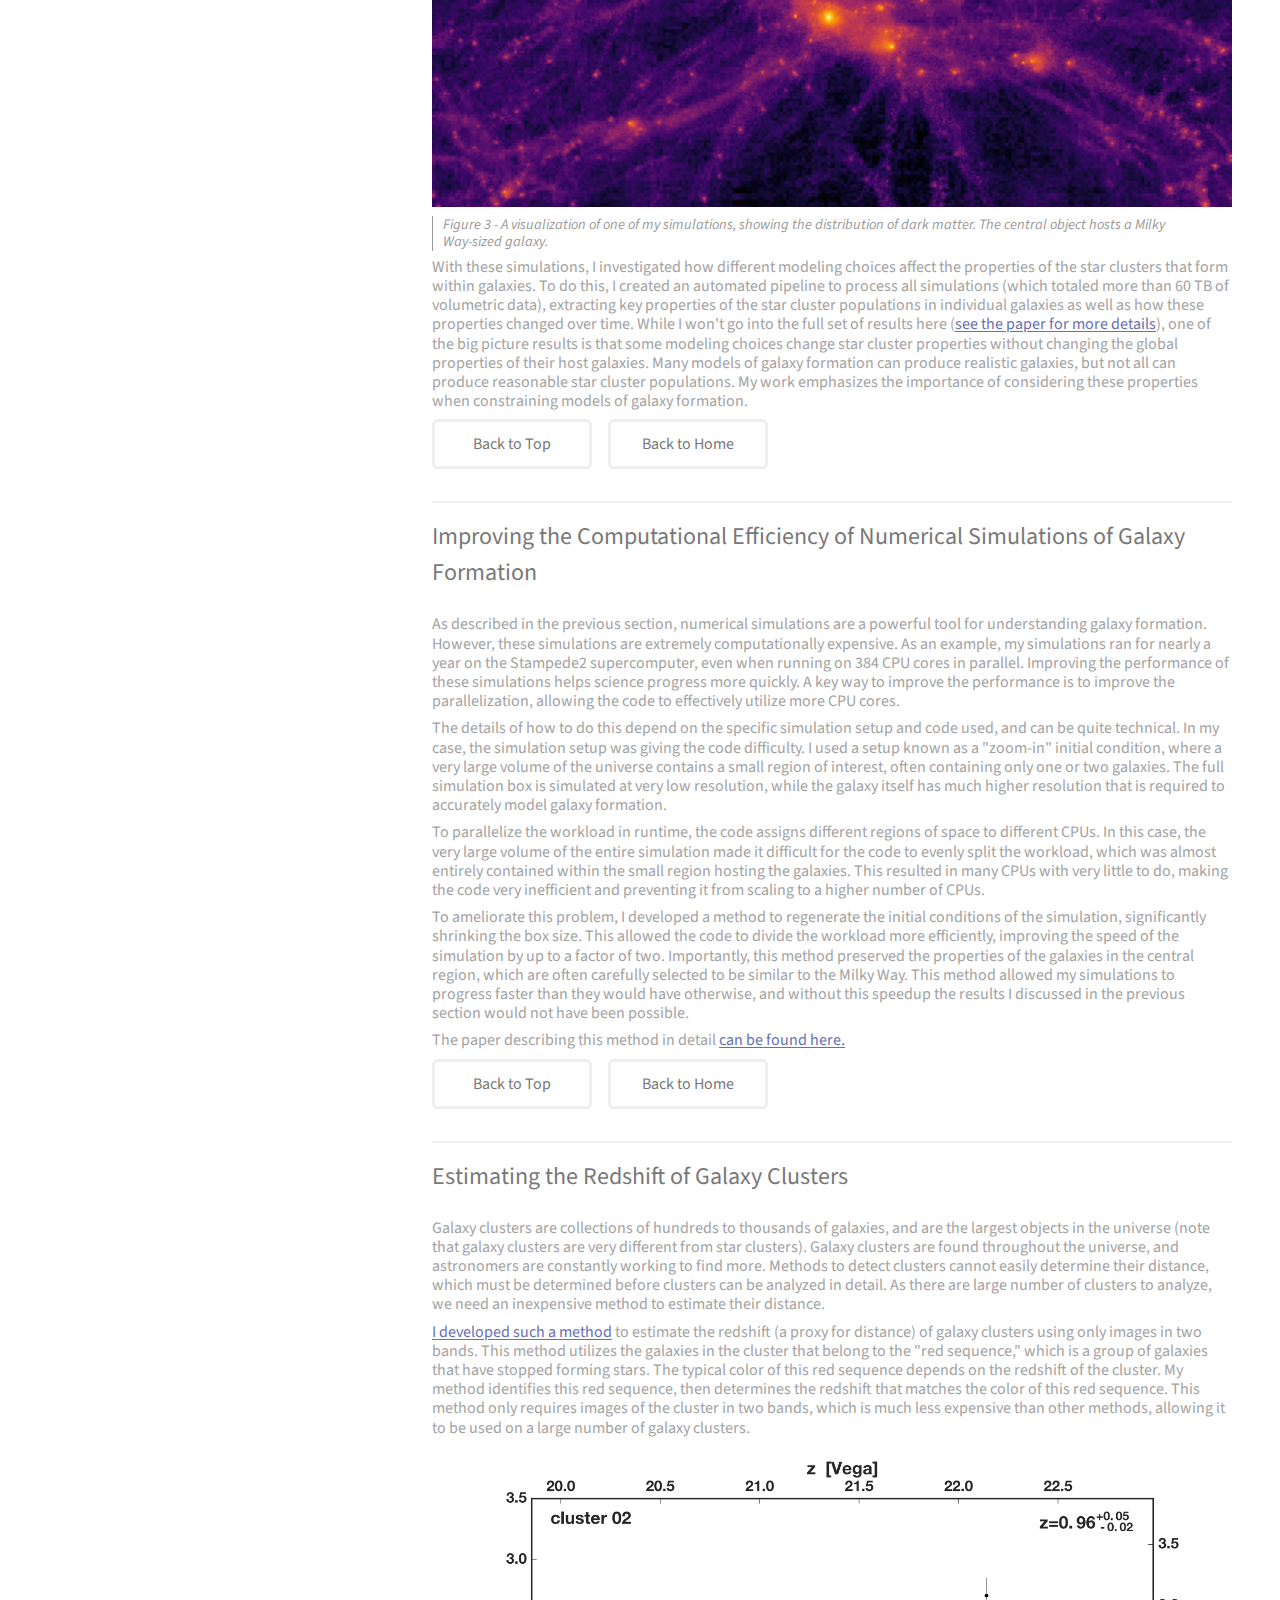
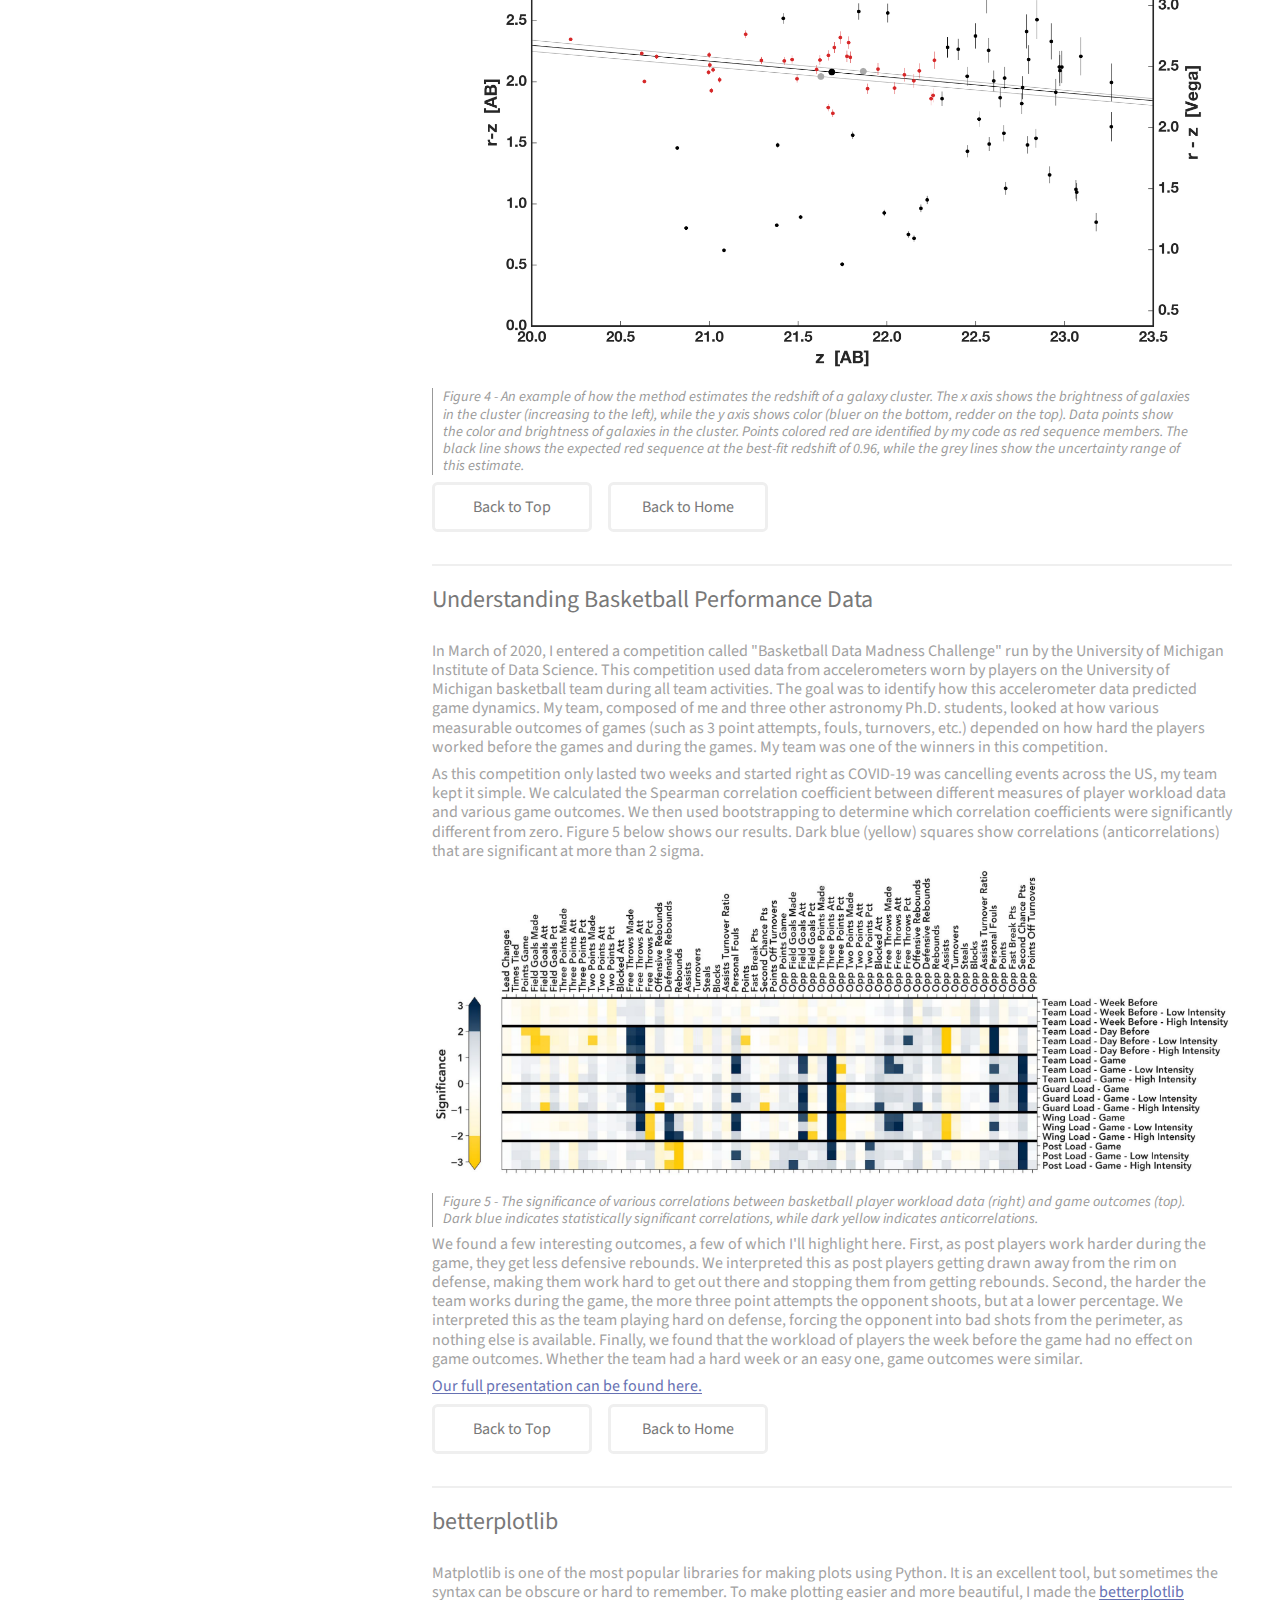
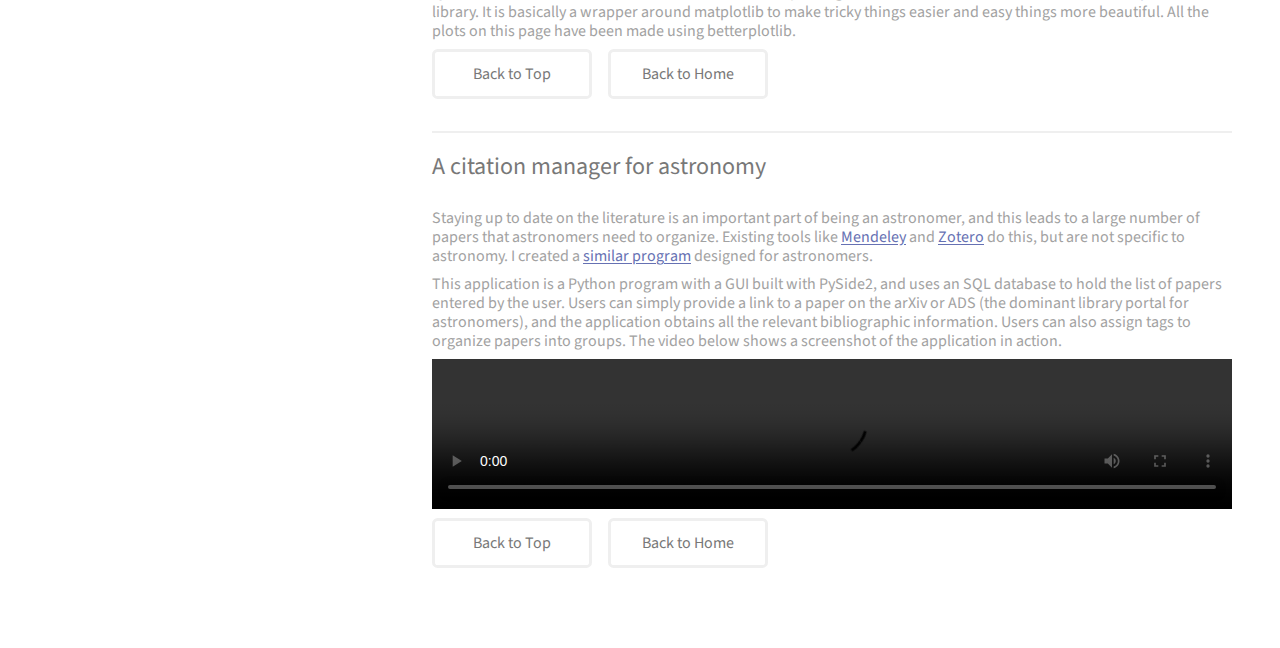
<file: projects.html>
<!DOCTYPE HTML>
<!--
	Strata by HTML5 UP
	html5up.net | @ajlkn
	Free for personal and commercial use under the CCA 3.0 license (html5up.net/license)
-->
<html>
	<head>
		<title>Gillen Brown</title>
		<meta charset="utf-8" />
		<meta name="viewport" content="width=device-width, initial-scale=1, user-scalable=no" />
		<link rel="stylesheet" href="assets/css/main.css" />
	</head>
	<body class="is-preload">

		<!-- Header -->
			<header id="header">
				<div class="inner">
					<a href="index.html" class="image avatar"><img src="images/profile_square_small.jpg" alt="" /></a>
					<h1><strong><a href="index.html">I am Gillen Brown</a></strong>, a recent Ph.D. graduate in astrophysics from the University of Michigan</h1>
				</div>
			</header>

		<!-- Main -->
			<div id="main">

				<!-- One -->
					<section id="one">
						<header class="major">
							<h2 id="top">Previous Projects</h2>
						</header>
						<p>
							I have worked on many projects demonstrating my quantitative skills. I have experience with Bayesian model fitting, high performance computing, data analysis of large data sets, highly technical problem solving, and Python and C programming. 
						</p>
							
						<p>
							I'll start with a quick summary of each project, then below will have more detailed descriptions.
						</p>

						<ul>
						<li><a href="#star_cluster_radii">Measuring the Radii of Star Clusters</a> - Using a Bayesian model, I measured the radii of star clusters seen by the Hubble Space Telescope, then fit the relation between cluster mass and radius.</li>
						<li><a href="#simulations">Numerical Simulations of Galaxy Formation</a> - I ran a suite of simulations of galaxy formation on several supercomputers, then analyzed the outputs (over 60 TB) to determine how different modeling choices affect the properties of simulated star clusters. </li>
						<li><a href="#ics">Improving the Computational Efficiency of Numerical Simulations of Galaxy Formation</a> - I developed a method to modify the setup of galaxy formation simulations to improve their performance.</li>
						<li><a href="#rsz">Estimating the Redshift of Galaxy Clusters</a>- I developed a method to estimate the redshift (a proxy for distance) of galaxy clusters using data that is inexpensive to obtain. </li> 
						<li><a href="#basketball">Understanding Basketball Performance Data</a> - I won a University of Michigan competition by investigating how the physical workload of UM basketball players correlated with game outcomes. </li>
						<li><a href="#betterplotlib"><span class="tt">betterplotlib</span></a> - A Python library making <span class="tt">matplotlib</span> plotting simpler. </li>
						<li><a href="#library">A citation manager for astronomy</a> - An application built using Python and SQL that allows astronomers to easily organize the literature relevant to their research.</li> 
						</ul>

					</section>



					<section>
						<h2 id="star_cluster_radii">Measuring the Radii of Star Clusters</h2>
						<p>
							When stars are born, most stars form along with many other newborn stars in what is known as a star cluster. These clusters contain anywhere from hundreds to millions of stars, and are some of the most beautiful objects in the night sky.
						</p>
						<p>
							Since most stars form in clusters, measuring the properties of star clusters helps us understand the process of star formation. One of these key properties is the size of the cluster, quantified by its radius. The initial radius of the cluster is determined by the star formation process, but then the radius can change with time. Measuring the radius of star clusters of a range of ages helps us understand both how star clusters form and how they evolve. To help investigate these questions, I measured the radii of over 6,000 star clusters from 31 galaxies imaged by the Hubble Space Telescope (HST).
						</p>
						<p>
							Since these clusters are in galaxies other than our home Milky Way galaxy, they are very far away and are only several pixels across, even when imaged by HST. Careful measurement procedures are therefore required to accurately measure their radii. In addition, star clusters are located within their host galaxies, which have their own complex internal structure. This can make it difficult to separate the light that belongs to the cluster from galactic contamination.  
						</p>
						<p>
							To measure the radius, I use a Bayesian method to fit a model that best reproduces the image of each cluster. I start with a commonly-used analytic light profile for star clusters, with free parameters that describe its position, total brightness, concentration, and ellipticity. I then subtract this model from the data and find the set of cluster parameters that minimize the residuals. I then calculate the radius of this best fit cluster model. An example of this procedure is shown below in Figure 1. The left panel shows a segment of an HST image with a star cluster at the center. The center panel shows the best fit model for this star cluster, and the right panel shows the residuals after subtracting the model from the data. There is no sign of the cluster in the residual image, indicating that the model was an excellent fit to the data.
						</p>
						<figure>  
							<img src="images/legus_example.png">
							<p>Figure 1 - An illustration of the measurement procedure I used to fit star cluster radii. The left panel shows a segment of an HST image with a star cluster at its center, while the middle panel shows the best fit model for this cluster. The right panel shows the residuals, calculated by subtracting the model image from the data and dividing by the pixel uncertainties (not shown). The best fit model is the one that minimizes the residuals.</p> 
						</figure>
						<p>
							Figure 1 also illustrates how this pipeline was designed to be robust against contamination from other objects near the cluster. In the top left of the data image, there is another cluster. Contaminating objects like these are automatically masked out so they do not contribute to the residual image. In the residual image, note how this other cluster does not appear. This ensures that the fit focuses only on the cluster of interest at the center of the image. The full details of the measurement procedure can be found in Section 2.4 of <a href="https://ui.adsabs.harvard.edu/abs/2021MNRAS.508.5935B/abstract" target="_blank" rel="noopener noreferrer">the peer-reviewed paper</a>, which is also <a href="https://arxiv.org/abs/2106.12420" target="_blank" rel="noopener noreferrer">freely available on the arXiv.</a>  
						</p>

						<p>
							With this method, I measured the radii of over 6,000 clusters. With this large sample of cluster radii, I started to investigate some properties of the distribution of cluster radii. Here, I will just discuss one of these results. Figure 2 shows the relationship between cluster mass and cluster radius. While there is significant scatter, more massive clusters tend to have larger radii than less massive ones. To quantify this relation, I fit it with a simple power-law model. As both the uncertainties in mass and radius are important to include in the fit, I used a method that minimized the orthogonal distance of the data points from the mean relation. This method also allowed me to quantify the intrinsic scatter of the relation. 
						</p>
						<figure>
							<img src="images/legus_mrr.png">
							<p>Figure 2 - The relation between cluster mass and cluster radius. The blue data points shows individual clusters and their errors. The black lines shows the percentiles of the distribution at a given mass (e.g. 50 shows the running median). The solid green line shows the best fit relation, with the green shaded region showing the intrinsic scatter (1 standard deviation).</p>
						</figure>
						<p>
							While this simple model for fitting the mass-radius relation performs well, I also tested a hierarchical Bayesian model using MCMC that included a correction for any potential clusters that would have been missed by the original survey that found the clusters I used. See the appendix of the paper (link above) for the full mathematical details. This more complex model produced results very similar to the simple model while being orders of magnitude more computationally expensive, so I used the simple model for all results in the paper.
						</p>
						
						<ul class="actions">
							<li><a href="#top" class="button">Back to Top</a></li>
							<li><a href="index.html" class="button">Back to Home</a></li>
						</ul>
					</section>

					<section>
						<h2 id="simulations">Numerical Simulations of Galaxy Formation</h2>
						<p>
							Modern astronomical observatories have provided enormous amounts of data, which astronomers use to test theories about how the universe works. But for this process to work, theoretical models need to make concrete, testable predictions that can be compared to what we see in the real universe. One of the main ways astronomers create these testable predictions is through simulations. All the ingredients of a given model are put into a numerical simulation (often run on a supercomputer), then the results of this simulation can be compared to the real universe to tell us how close the model is to reality. 
						</p>
						<p>
							As an example, theories of galaxy formation are commonly tested with numerical simulations. These simulations start with a region of the universe that is nearly uniformly filled with dark matter and cosmic gas. The equations of gravity and hydrodynamics are solved to determine how the universe evolves with time. As gravity draws the gas and dark matter together into galaxies, a set of rules determines where stars form within these galaxies. Once the stars do form, some explode as supernovae and reshape their surroundings. While of course there are many other details required to properly model galaxies, this basic picture does an excellent job of producing simulated galaxies that look very similar to galaxies in the real universe.
						</p>
						<p>
							During my Ph.D., I ran my own suite of galaxy formation simulations. I started by adding some features to the existing 20-year-old simulation code, which is primarily written in C. These improvements allowed me to model more aspects of galaxy formation, both improving the realism of the simulations and opening up additional ways to compare the simulations to observations. I then ran a large suite of simulations on several different supercomputers, including Pleiades, Stampede2, and Frontera (the fastest supercomputer on a university campus in the world). Across these machines, I was awarded over 15 million CPU hours to run these simulations. The flagship simulations in this suite ran for approximately a year. 
						</p>
						<figure>
							<img src="images/title_dm.png">
							<p>Figure 3 - A visualization of one of my simulations, showing the distribution of dark matter. The central object hosts a Milky Way-sized galaxy.</p>
						</figure>
						<p>
							With these simulations, I investigated how different modeling choices affect the properties of the star clusters that form within galaxies. To do this, I created an automated pipeline to process all simulations (which totaled more than 60 TB of volumetric data), extracting key properties of the star cluster populations in individual galaxies as well as how these properties changed over time. While I won't go into the full set of results here (<a href="https://ui.adsabs.harvard.edu/abs/2022MNRAS.514..280B/abstract" target="_blank" rel="noopener noreferrer">see the paper for more details</a>), one of the big picture results is that some modeling choices change star cluster properties without changing the global properties of their host galaxies. Many models of galaxy formation can produce realistic galaxies, but not all can produce reasonable star cluster populations. My work emphasizes the importance of considering these properties when constraining models of galaxy formation. 
						</p>
						<ul class="actions">
							<li><a href="#top" class="button">Back to Top</a></li>
							<li><a href="index.html" class="button">Back to Home</a></li>
						</ul>
					</section>

					<section>
						<h2 id="ics">Improving the Computational Efficiency of Numerical Simulations of Galaxy Formation</h2>
						<p>
							As described in the previous section, numerical simulations are a powerful tool for understanding galaxy formation. However, these simulations are extremely computationally expensive. As an example, my simulations ran for nearly a year on the Stampede2 supercomputer, even when running on 384 CPU cores in parallel. Improving the performance of these simulations helps science progress more quickly. A key way to improve the performance is to improve the parallelization, allowing the code to effectively utilize more CPU cores. 
						</p>
						<p>
							The details of how to do this depend on the specific simulation setup and code used, and can be quite technical. In my case, the simulation setup was giving the code difficulty. I used a setup known as a "zoom-in" initial condition, where a very large volume of the universe contains a small region of interest, often containing only one or two galaxies. The full simulation box is simulated at very low resolution, while the galaxy itself has much higher resolution that is required to accurately model galaxy formation. 
						</p>
						<p>
							To parallelize the workload in runtime, the code assigns different regions of space to different CPUs. In this case, the very large volume of the entire simulation made it difficult for the code to evenly split the workload, which was almost entirely contained within the small region hosting the galaxies. This resulted in many CPUs with very little to do, making the code very inefficient and preventing it from scaling to a higher number of CPUs. 
						</p>
						<p>
							To ameliorate this problem, I developed a method to regenerate the initial conditions of the simulation, significantly shrinking the box size. This allowed the code to divide the workload more efficiently, improving the speed of the simulation by up to a factor of two. Importantly, this method preserved the properties of the galaxies in the central region, which are often carefully selected to be similar to the Milky Way. This method allowed my simulations to progress faster than they would have otherwise, and without this speedup the results I discussed in the previous section would not have been possible. 
						</p>
						<p>The paper describing this method in detail <a href="https://ui.adsabs.harvard.edu/abs/2021NewA...8401501B/abstract" target="_blank" rel="noopener noreferrer">can be found here. </a></p>
						<ul class="actions">
							<li><a href="#top" class="button">Back to Top</a></li>
							<li><a href="index.html" class="button">Back to Home</a></li>
						</ul>
					</section>

					<section>
						<h2 id="rsz">Estimating the Redshift of Galaxy Clusters</h2>
						<p>
							Galaxy clusters are collections of hundreds to thousands of galaxies, and are the largest objects in the universe (note that galaxy clusters are very different from star clusters). Galaxy clusters are found throughout the universe, and astronomers are constantly working to find more. Methods to detect clusters cannot easily determine their distance, which must be determined before clusters can be analyzed in detail. As there are large number of clusters to analyze, we need an inexpensive method to estimate their distance. 
						</p>
						<p>
							<a href="https://github.com/gillenbrown/rsz/wiki" target="_blank" rel="noopener noreferrer">I developed such a method</a> to estimate the redshift (a proxy for distance) of galaxy clusters using only images in two bands. This method utilizes the galaxies in the cluster that belong to the "red sequence," which is a group of galaxies that have stopped forming stars. The typical color of this red sequence depends on the redshift of the cluster. My method identifies this red sequence, then determines the redshift that matches the color of this red sequence. This method only requires images of the cluster in two bands, which is much less expensive than other methods, allowing it to be used on a large number of galaxy clusters. 
						</p>
						<figure>
							<img src="images/rsz_example_final.png">
							<p>Figure 4 - An example of how the method estimates the redshift of a galaxy cluster. The x axis shows the brightness of galaxies in the cluster (increasing to the left), while the y axis shows color (bluer on the bottom, redder on the top). Data points show the color and brightness of galaxies in the cluster. Points colored red are identified by my code as red sequence members. The black line shows the expected red sequence at the best-fit redshift of 0.96, while the grey lines show the uncertainty range of this estimate. </p>
						</figure>
						<ul class="actions">
							<li><a href="#top" class="button">Back to Top</a></li>
							<li><a href="index.html" class="button">Back to Home</a></li>
						</ul>
					</section>

					<section>
						<h2 id="basketball">Understanding Basketball Performance Data</h2>
						<p>
							In March of 2020, I entered a competition called "Basketball Data Madness Challenge" run by the University of Michigan Institute of Data Science. This competition used data from accelerometers worn by players on the University of Michigan basketball team during all team activities. The goal was to identify how this accelerometer data predicted game dynamics. My team, composed of me and three other astronomy Ph.D. students, looked at how various measurable outcomes of games (such as 3 point attempts, fouls, turnovers, etc.) depended on how hard the players worked before the games and during the games. My team was one of the winners in this competition. 
						</p>
						<p>
							As this competition only lasted two weeks and started right as COVID-19 was cancelling events across the US, my team kept it simple. We calculated the Spearman correlation coefficient between different measures of player workload data and various game outcomes. We then used bootstrapping to determine which correlation coefficients were significantly different from zero. Figure 5 below shows our results. Dark blue (yellow) squares show correlations (anticorrelations) that are significant at more than 2 sigma. 
						</p>
						<figure>
							<img src="images/basketball.png">
							<p>Figure 5 - The significance of various correlations between basketball player workload data (right) and game outcomes (top). Dark blue indicates statistically significant correlations, while dark yellow indicates anticorrelations.  </p>
						</figure>
						<p>We found a few interesting outcomes, a few of which I'll highlight here. First, as post players work harder during the game, they get less defensive rebounds. We interpreted this as post players getting drawn away from the rim on defense, making them work hard to get out there and stopping them from getting rebounds. Second, the harder the team works during the game, the more three point attempts the opponent shoots, but at a lower percentage. We interpreted this as the team playing hard on defense, forcing the opponent into bad shots from the perimeter, as nothing else is available. Finally, we found that the workload of players the week before the game had no effect on game outcomes. Whether the team had a hard week or an easy one, game outcomes were similar. </p>
						<p><a href="https://drive.google.com/file/d/1yTuY1vJKFcqAbXtAbaJfyfMjR_Row-D0/view?usp=sharing" target="_blank" rel="noopener noreferrer">Our full presentation can be found here.</a></p>
						<ul class="actions">
							<li><a href="#top" class="button">Back to Top</a></li>
							<li><a href="index.html" class="button">Back to Home</a></li>
						</ul>
					</section>

					<section>
						<h2 id="betterplotlib"><span class="tt">betterplotlib</span></h2>
						<p><span class="tt">Matplotlib</span> is one of the most popular libraries for making plots using Python. It is an excellent tool, but sometimes the syntax can be obscure or hard to remember. To make plotting easier and more beautiful, I made the <a href="https://betterplotlib.readthedocs.io/en/master/" target="_blank" rel="noopener noreferrer"><span class="tt">betterplotlib</span></a> library. It is basically a wrapper around <span class="tt">matplotlib</span> to make tricky things easier and easy things more beautiful. All the plots  on this page have been made using <span class="tt">betterplotlib</span>.</p>
						<!-- <figure>
							<img src="images/bpl_example.png">
						</figure> -->
						<ul class="actions">
							<li><a href="#top" class="button">Back to Top</a></li>
							<li><a href="index.html" class="button">Back to Home</a></li>
						</ul>
					</section>

					<section>
						<h2 id="library">A citation manager for astronomy</h2>
						<p>Staying up to date on the literature is an important part of being an astronomer, and this leads to a large number of papers that astronomers need to organize. Existing tools like <a href="https://www.mendeley.com/" target="_blank" rel="noopener noreferrer">Mendeley</a> and <a href="https://www.zotero.org/" target="_blank" rel="noopener noreferrer">Zotero</a> do this, but are not specific to astronomy. I created a <a href="https://github.com/gillenbrown/library" target="_blank" rel="noopener noreferrer">similar program</a> designed for astronomers. </p>
						<p>This application is a Python program with a GUI built with PySide2, and uses an SQL database to hold the list of papers entered by the user. Users can simply provide a link to a paper on the arXiv or ADS (the dominant library portal for astronomers), and the application obtains all the relevant bibliographic information. Users can also assign tags to organize papers into groups. The video below shows a screenshot of the application in action.</p>
						<figure>
							<video width=100% controls>
								<source
									src="https://user-images.githubusercontent.com/12191474/209217833-47035a78-5579-47a0-af32-4c361cd2c591.mp4"
									type="video/mp4">
							</video>
						</figure>
						<ul class="actions">
							<li><a href="#top" class="button">Back to Top</a></li>
							<li><a href="index.html" class="button">Back to Home</a></li>
						</ul>
					</section>
	
			</div>

		


		<!-- Footer -->
		<footer id="footer">
			<div class="inner">
				<ul class="icons">
					<li><a href="https://github.com/gillenbrown" class="icon brands fa-github" target="_blank" rel="noopener noreferrer"><span class="label">Github</span></a></li>
					<li><a href="https://www.linkedin.com/in/gillenbrown" class="icon brands fa-linkedin" target="_blank" rel="noopener noreferrer"><span class="label">LinkedIn</span></a></li>
					<li><a href="mailto:gillenbrown@gmail.com" class="icon solid fa-envelope" target="_blank" rel="noopener noreferrer"><span class="label">Email</span></a></li>
				</ul>
				<ul class="copyright">
					<li>&copy; Gillen Brown, 2022</li><li>Design: <a href="http://html5up.net" target="_blank" rel="noopener noreferrer">HTML5 UP</a></li>
				</ul>
			</div>
		</footer>

		<!-- Scripts -->
			<script src="assets/js/jquery.min.js"></script>
			<script src="assets/js/jquery.poptrox.min.js"></script>
			<script src="assets/js/browser.min.js"></script>
			<script src="assets/js/breakpoints.min.js"></script>
			<script src="assets/js/util.js"></script>
			<script src="assets/js/main.js"></script>

	</body>
</html>
</file>
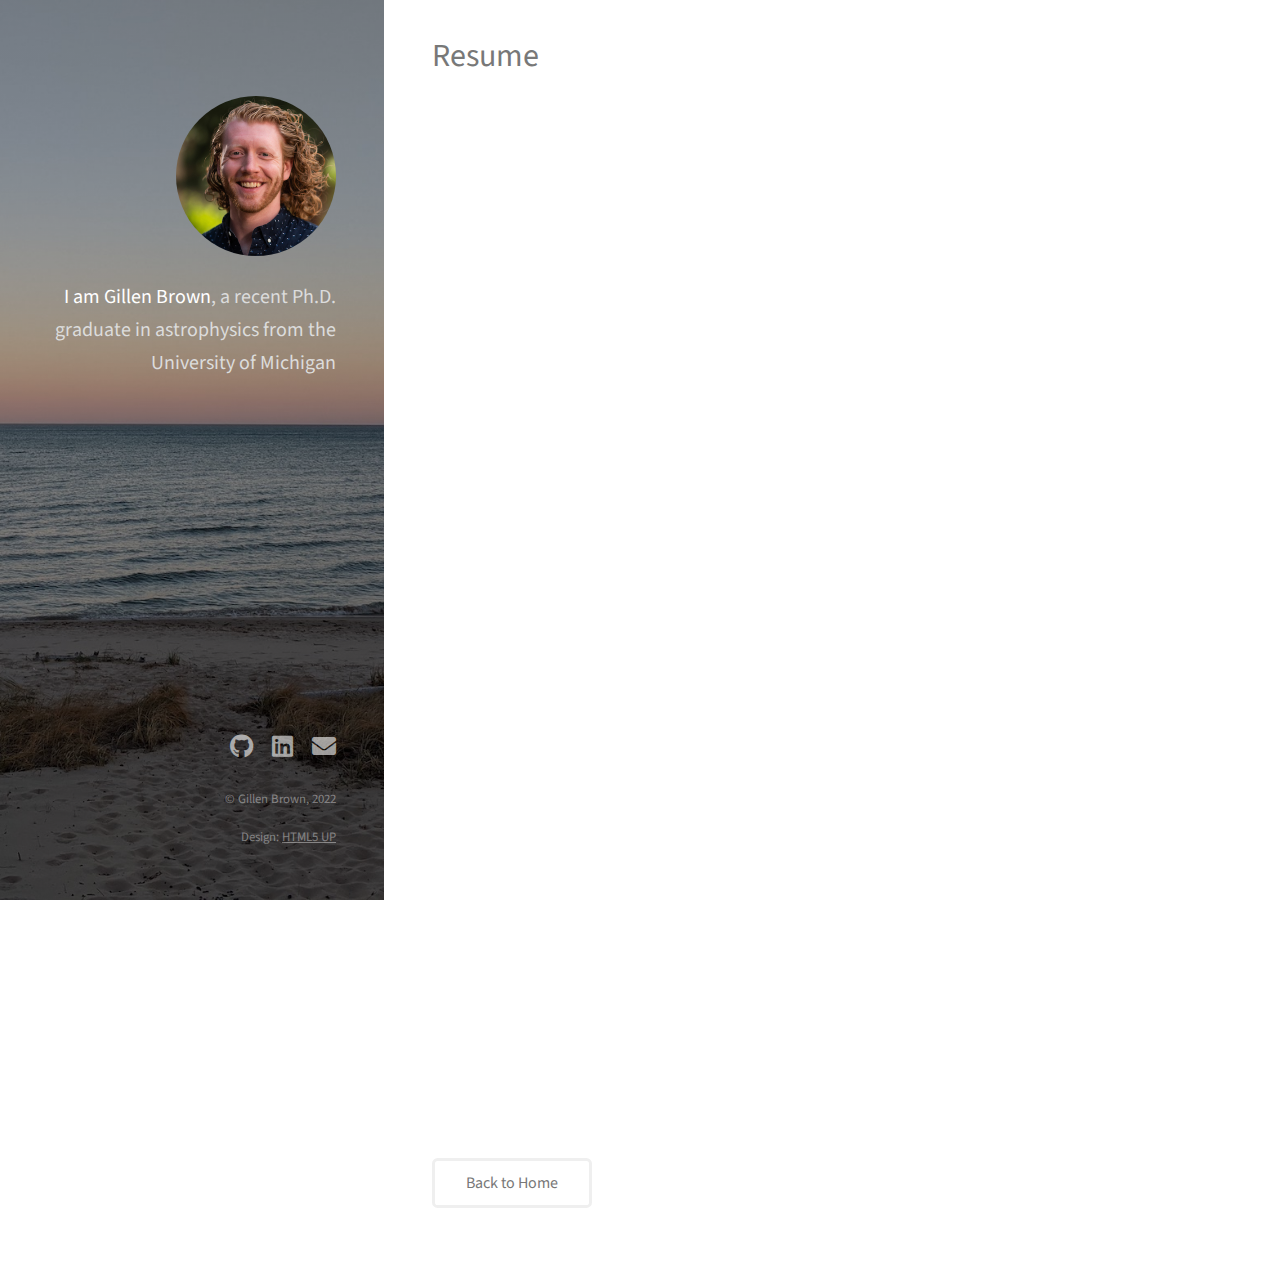
<file: resume.html>
<!DOCTYPE HTML>
<!--
	Strata by HTML5 UP
	html5up.net | @ajlkn
	Free for personal and commercial use under the CCA 3.0 license (html5up.net/license)
-->
<html>
	<head>
		<title>Gillen Brown</title>
		<meta charset="utf-8" />
		<meta name="viewport" content="width=device-width, initial-scale=1, user-scalable=no" />
		<link rel="stylesheet" href="assets/css/main.css" />
	</head>
	<body class="is-preload">

		<!-- Header -->
			<header id="header">
				<div class="inner">
					<a href="index.html" class="image avatar"><img src="images/profile_square_small.jpg" alt="" /></a>
					<h1><strong><a href="index.html">I am Gillen Brown</a></strong>, a recent Ph.D. graduate in astrophysics from the University of Michigan</h1>
				</div>
			</header>

		<!-- Main -->
			<div id="main">

				<!-- One -->
					<section id="one">
						<header class="major">
							<h2>Resume</h2>
						</header>
					</section>

					<div class="docWrapper">
						<iframe src="https://docs.google.com/gview?url=https://raw.githubusercontent.com/gillenbrown/resume/master/resume.pdf &embedded=true"></iframe>
						<p>
							If the resume fails to load, try refreshing the page. 
							<br>
							It seems to load 90% of the time, but I'm not a good enough web developer to figure out what happens the other 10% of the time. Sorry! Disabling your ad blocker may also help. 
						</p>
					</div>

				<ul class="actions">
					<li><a href="index.html" class="button">Back to Home</a></li>
				</ul>
	
			</div>

		


		<!-- Footer -->
		<footer id="footer">
			<div class="inner">
				<ul class="icons">
					<li><a href="https://github.com/gillenbrown" class="icon brands fa-github" target="_blank" rel="noopener noreferrer"><span class="label">Github</span></a></li>
					<li><a href="https://www.linkedin.com/in/gillenbrown" class="icon brands fa-linkedin" target="_blank" rel="noopener noreferrer"><span class="label">LinkedIn</span></a></li>
					<li><a href="mailto:gillenbrown@gmail.com" class="icon solid fa-envelope" target="_blank" rel="noopener noreferrer"><span class="label">Email</span></a></li>
				</ul>
				<ul class="copyright">
					<li>&copy; Gillen Brown, 2022</li><li>Design: <a href="http://html5up.net" target="_blank" rel="noopener noreferrer">HTML5 UP</a></li>
				</ul>
			</div>
		</footer>

		<!-- Scripts -->
			<script src="assets/js/jquery.min.js"></script>
			<script src="assets/js/jquery.poptrox.min.js"></script>
			<script src="assets/js/browser.min.js"></script>
			<script src="assets/js/breakpoints.min.js"></script>
			<script src="assets/js/util.js"></script>
			<script src="assets/js/main.js"></script>

	</body>
</html>
</file>
<file: assets/css/main.css>
@import url("fontawesome-all.min.css");
@import url("https://fonts.googleapis.com/css?family=Source+Sans+Pro:400,400italic");

/*
	Strata by HTML5 UP
	html5up.net | @ajlkn
	Free for personal and commercial use under the CCA 3.0 license (html5up.net/license)
*/

html, body, div, span, applet, object,
iframe, h1, h2, h3, h4, h5, h6, p, blockquote,
pre, a, abbr, acronym, address, big, cite,
code, del, dfn, em, img, ins, kbd, q, s, samp,
small, strike, strong, sub, sup, tt, var, b,
u, i, center, dl, dt, dd, ol, ul, li, fieldset,
form, label, legend, table, caption, tbody,
tfoot, thead, tr, th, td, article, aside,
canvas, details, embed, figure, figcaption,
footer, header, hgroup, menu, nav, output, ruby,
section, summary, time, mark, audio, video {
	margin: 0;
	padding: 0;
	border: 0;
	font-size: 100%;
	font: inherit;
	vertical-align: baseline;}

article, aside, details, figcaption, figure,
footer, header, hgroup, menu, nav, section {
	display: block;}

body {
	line-height: 1;
}

ol, ul {
	list-style: none;
}

blockquote, q {
	quotes: none;
}

	blockquote:before, blockquote:after, q:before, q:after {
		content: '';
		content: none;
	}

table {
	border-collapse: collapse;
	border-spacing: 0;
}

body {
	-webkit-text-size-adjust: none;
}

mark {
	background-color: transparent;
	color: inherit;
}

input::-moz-focus-inner {
	border: 0;
	padding: 0;
}

input, select, textarea {
	-moz-appearance: none;
	-webkit-appearance: none;
	-ms-appearance: none;
	appearance: none;
}

/* Basic */

	html {
		box-sizing: border-box;
	}

	*, *:before, *:after {
		box-sizing: inherit;
	}

	body {
		background: #fff;
	}

		body.is-preload *, body.is-preload *:before, body.is-preload *:after {
			-moz-animation: none !important;
			-webkit-animation: none !important;
			-ms-animation: none !important;
			animation: none !important;
			-moz-transition: none !important;
			-webkit-transition: none !important;
			-ms-transition: none !important;
			transition: none !important;
		}

	body, input, select, textarea {
		color: #a2a2a2;
		font-family: "Source Sans Pro", Helvetica, sans-serif;
		font-size: 16pt;
		font-weight: 400;
		line-height: 1.75em;
	}

	a {
		-moz-transition: color 0.2s ease-in-out, border-color 0.2s ease-in-out;
		-webkit-transition: color 0.2s ease-in-out, border-color 0.2s ease-in-out;
		-ms-transition: color 0.2s ease-in-out, border-color 0.2s ease-in-out;
		transition: color 0.2s ease-in-out, border-color 0.2s ease-in-out;
		/* border-bottom: dotted 1px; */
		color: #6671b3;
		text-decoration: underline;
		text-decoration-style: solid;
		text-underline-offset: 0.1em;
	}

		a:hover {
			border-bottom-color: transparent;
			color: #6671b3 !important;
			text-decoration: none;
		}

	strong, b {
		color: #787878;
		font-weight: 400;
	}

	em, i {
		font-style: italic;
	}

	p {
		margin: 0 0 0.5em 0;
		line-height: 1.2em;
	}

	h1, h2, h3, h4, h5, h6 {
		color: #787878;
		font-weight: 400;
		line-height: 1em;
		margin: 0 0 1em 0;
	}

		h1 a, h2 a, h3 a, h4 a, h5 a, h6 a {
			color: inherit;
			text-decoration: none;
		}

	h1 {
		font-size: 2em;
		line-height: 1.5em;
	}

	h2 {
		font-size: 1.5em;
		line-height: 1.5em;
	}

	h3 {
		font-size: 1.25em;
		line-height: 1.5em;
	}

	h4 {
		font-size: 1.1em;
		line-height: 1.5em;
	}

	h5 {
		font-size: 0.9em;
		line-height: 1.5em;
	}

	h6 {
		font-size: 0.7em;
		line-height: 1.5em;
	}

	sub {
		font-size: 0.8em;
		position: relative;
		top: 0.5em;
	}

	sup {
		font-size: 0.8em;
		position: relative;
		top: -0.5em;
	}

	hr {
		border: 0;
		border-bottom: solid 2px #efefef;
		margin: 2em 0;
	}

		hr.major {
			margin: 3em 0;
		}

	blockquote {
		border-left: solid 6px #efefef;
		font-style: italic;
		margin: 0 0 2em 0;
		padding: 0.5em 0 0.5em 1.5em;
	}

	code {
		background: #f7f7f7;
		border-radius: 0.35em;
		border: solid 2px #efefef;
		font-family: "Courier New", monospace;
		font-size: 0.9em;
		margin: 0 0.25em;
		padding: 0.25em 0.65em;
	}

	pre {
		-webkit-overflow-scrolling: touch;
		font-family: "Courier New", monospace;
		font-size: 0.9em;
		margin: 0 0 2em 0;
	}

		pre code {
			display: block;
			line-height: 1.75em;
			padding: 1em 1.5em;
			overflow-x: auto;
		}

	.align-left {
		text-align: left;
	}

	.align-center {
		text-align: center;
	}

	.align-right {
		text-align: right;
	}

/* Container */

	.container {
		margin: 0 auto;
		max-width: calc(100% - 4em);
		width: 100%;
	}

		.container.xsmall {
			width: 25%;
		}

		.container.small {
			width: 50%;
		}

		.container.medium {
			width: 75%;
		}

		.container.large {
			width: 125%;
		}

		.container.xlarge {
			width: 150%;
		}

		.container.max {
			width: 100%;
		}

		@media screen and (max-width: 980px) {

			.container {
				width: 100% !important;
				max-width: 100% !important;
			}

		}

		@media screen and (max-width: 480px) {

			.container {
				max-width: calc(100% - 3em);
			}

		}

/* Row */

	.row {
		display: flex;
		flex-wrap: wrap;
		box-sizing: border-box;
		align-items: stretch;
	}

		.row > * {
			box-sizing: border-box;
		}

		.row.gtr-uniform > * > :last-child {
			margin-bottom: 0;
		}

		.row.aln-left {
			justify-content: flex-start;
		}

		.row.aln-center {
			justify-content: center;
		}

		.row.aln-right {
			justify-content: flex-end;
		}

		.row.aln-top {
			align-items: flex-start;
		}

		.row.aln-middle {
			align-items: center;
		}

		.row.aln-bottom {
			align-items: flex-end;
		}

		.row > .imp {
			order: -1;
		}

		.row > .col-1 {
			width: 8.33333%;
		}

		.row > .off-1 {
			margin-left: 8.33333%;
		}

		.row > .col-2 {
			width: 16.66667%;
		}

		.row > .off-2 {
			margin-left: 16.66667%;
		}

		.row > .col-3 {
			width: 25%;
		}

		.row > .off-3 {
			margin-left: 25%;
		}

		.row > .col-4 {
			width: 33.33333%;
		}

		.row > .off-4 {
			margin-left: 33.33333%;
		}

		.row > .col-5 {
			width: 41.66667%;
		}

		.row > .off-5 {
			margin-left: 41.66667%;
		}

		.row > .col-6 {
			width: 50%;
		}

		.row > .off-6 {
			margin-left: 50%;
		}

		.row > .col-7 {
			width: 58.33333%;
		}

		.row > .off-7 {
			margin-left: 58.33333%;
		}

		.row > .col-8 {
			width: 66.66667%;
		}

		.row > .off-8 {
			margin-left: 66.66667%;
		}

		.row > .col-9 {
			width: 75%;
		}

		.row > .off-9 {
			margin-left: 75%;
		}

		.row > .col-10 {
			width: 83.33333%;
		}

		.row > .off-10 {
			margin-left: 83.33333%;
		}

		.row > .col-11 {
			width: 91.66667%;
		}

		.row > .off-11 {
			margin-left: 91.66667%;
		}

		.row > .col-12 {
			width: 100%;
		}

		.row > .off-12 {
			margin-left: 100%;
		}

		.row.gtr-0 {
			margin-top: 0;
			margin-left: 0em;
		}

			.row.gtr-0 > * {
				padding: 0 0 0 0em;
			}

			.row.gtr-0.gtr-uniform {
				margin-top: 0em;
			}

				.row.gtr-0.gtr-uniform > * {
					padding-top: 0em;
				}

		.row.gtr-25 {
			margin-top: 0;
			margin-left: -0.625em;
		}

			.row.gtr-25 > * {
				padding: 0 0 0 0.625em;
			}

			.row.gtr-25.gtr-uniform {
				margin-top: -0.625em;
			}

				.row.gtr-25.gtr-uniform > * {
					padding-top: 0.625em;
				}

		.row.gtr-50 {
			margin-top: 0;
			margin-left: -1.25em;
		}

			.row.gtr-50 > * {
				padding: 0 0 0 1.25em;
			}

			.row.gtr-50.gtr-uniform {
				margin-top: -1.25em;
			}

				.row.gtr-50.gtr-uniform > * {
					padding-top: 1.25em;
				}

		.row {
			margin-top: 0;
			margin-left: -2.5em;
		}

			.row > * {
				padding: 0 0 0 2.5em;
			}

			.row.gtr-uniform {
				margin-top: -2.5em;
			}

				.row.gtr-uniform > * {
					padding-top: 2.5em;
				}

		.row.gtr-150 {
			margin-top: 0;
			margin-left: -3.75em;
		}

			.row.gtr-150 > * {
				padding: 0 0 0 3.75em;
			}

			.row.gtr-150.gtr-uniform {
				margin-top: -3.75em;
			}

				.row.gtr-150.gtr-uniform > * {
					padding-top: 3.75em;
				}

		.row.gtr-200 {
			margin-top: 0;
			margin-left: -5em;
		}

			.row.gtr-200 > * {
				padding: 0 0 0 5em;
			}

			.row.gtr-200.gtr-uniform {
				margin-top: -5em;
			}

				.row.gtr-200.gtr-uniform > * {
					padding-top: 5em;
				}

		@media screen and (max-width: 1800px) {

			.row {
				display: flex;
				flex-wrap: wrap;
				box-sizing: border-box;
				align-items: stretch;
			}

				.row > * {
					box-sizing: border-box;
				}

				.row.gtr-uniform > * > :last-child {
					margin-bottom: 0;
				}

				.row.aln-left {
					justify-content: flex-start;
				}

				.row.aln-center {
					justify-content: center;
				}

				.row.aln-right {
					justify-content: flex-end;
				}

				.row.aln-top {
					align-items: flex-start;
				}

				.row.aln-middle {
					align-items: center;
				}

				.row.aln-bottom {
					align-items: flex-end;
				}

				.row > .imp-xlarge {
					order: -1;
				}

				.row > .col-1-xlarge {
					width: 8.33333%;
				}

				.row > .off-1-xlarge {
					margin-left: 8.33333%;
				}

				.row > .col-2-xlarge {
					width: 16.66667%;
				}

				.row > .off-2-xlarge {
					margin-left: 16.66667%;
				}

				.row > .col-3-xlarge {
					width: 25%;
				}

				.row > .off-3-xlarge {
					margin-left: 25%;
				}

				.row > .col-4-xlarge {
					width: 33.33333%;
				}

				.row > .off-4-xlarge {
					margin-left: 33.33333%;
				}

				.row > .col-5-xlarge {
					width: 41.66667%;
				}

				.row > .off-5-xlarge {
					margin-left: 41.66667%;
				}

				.row > .col-6-xlarge {
					width: 50%;
				}

				.row > .off-6-xlarge {
					margin-left: 50%;
				}

				.row > .col-7-xlarge {
					width: 58.33333%;
				}

				.row > .off-7-xlarge {
					margin-left: 58.33333%;
				}

				.row > .col-8-xlarge {
					width: 66.66667%;
				}

				.row > .off-8-xlarge {
					margin-left: 66.66667%;
				}

				.row > .col-9-xlarge {
					width: 75%;
				}

				.row > .off-9-xlarge {
					margin-left: 75%;
				}

				.row > .col-10-xlarge {
					width: 83.33333%;
				}

				.row > .off-10-xlarge {
					margin-left: 83.33333%;
				}

				.row > .col-11-xlarge {
					width: 91.66667%;
				}

				.row > .off-11-xlarge {
					margin-left: 91.66667%;
				}

				.row > .col-12-xlarge {
					width: 100%;
				}

				.row > .off-12-xlarge {
					margin-left: 100%;
				}

				.row.gtr-0 {
					margin-top: 0;
					margin-left: 0em;
				}

					.row.gtr-0 > * {
						padding: 0 0 0 0em;
					}

					.row.gtr-0.gtr-uniform {
						margin-top: 0em;
					}

						.row.gtr-0.gtr-uniform > * {
							padding-top: 0em;
						}

				.row.gtr-25 {
					margin-top: 0;
					margin-left: -0.625em;
				}

					.row.gtr-25 > * {
						padding: 0 0 0 0.625em;
					}

					.row.gtr-25.gtr-uniform {
						margin-top: -0.625em;
					}

						.row.gtr-25.gtr-uniform > * {
							padding-top: 0.625em;
						}

				.row.gtr-50 {
					margin-top: 0;
					margin-left: -1.25em;
				}

					.row.gtr-50 > * {
						padding: 0 0 0 1.25em;
					}

					.row.gtr-50.gtr-uniform {
						margin-top: -1.25em;
					}

						.row.gtr-50.gtr-uniform > * {
							padding-top: 1.25em;
						}

				.row {
					margin-top: 0;
					margin-left: -2.5em;
				}

					.row > * {
						padding: 0 0 0 2.5em;
					}

					.row.gtr-uniform {
						margin-top: -2.5em;
					}

						.row.gtr-uniform > * {
							padding-top: 2.5em;
						}

				.row.gtr-150 {
					margin-top: 0;
					margin-left: -3.75em;
				}

					.row.gtr-150 > * {
						padding: 0 0 0 3.75em;
					}

					.row.gtr-150.gtr-uniform {
						margin-top: -3.75em;
					}

						.row.gtr-150.gtr-uniform > * {
							padding-top: 3.75em;
						}

				.row.gtr-200 {
					margin-top: 0;
					margin-left: -5em;
				}

					.row.gtr-200 > * {
						padding: 0 0 0 5em;
					}

					.row.gtr-200.gtr-uniform {
						margin-top: -5em;
					}

						.row.gtr-200.gtr-uniform > * {
							padding-top: 5em;
						}

		}

		@media screen and (max-width: 1280px) {

			.row {
				display: flex;
				flex-wrap: wrap;
				box-sizing: border-box;
				align-items: stretch;
			}

				.row > * {
					box-sizing: border-box;
				}

				.row.gtr-uniform > * > :last-child {
					margin-bottom: 0;
				}

				.row.aln-left {
					justify-content: flex-start;
				}

				.row.aln-center {
					justify-content: center;
				}

				.row.aln-right {
					justify-content: flex-end;
				}

				.row.aln-top {
					align-items: flex-start;
				}

				.row.aln-middle {
					align-items: center;
				}

				.row.aln-bottom {
					align-items: flex-end;
				}

				.row > .imp-large {
					order: -1;
				}

				.row > .col-1-large {
					width: 8.33333%;
				}

				.row > .off-1-large {
					margin-left: 8.33333%;
				}

				.row > .col-2-large {
					width: 16.66667%;
				}

				.row > .off-2-large {
					margin-left: 16.66667%;
				}

				.row > .col-3-large {
					width: 25%;
				}

				.row > .off-3-large {
					margin-left: 25%;
				}

				.row > .col-4-large {
					width: 33.33333%;
				}

				.row > .off-4-large {
					margin-left: 33.33333%;
				}

				.row > .col-5-large {
					width: 41.66667%;
				}

				.row > .off-5-large {
					margin-left: 41.66667%;
				}

				.row > .col-6-large {
					width: 50%;
				}

				.row > .off-6-large {
					margin-left: 50%;
				}

				.row > .col-7-large {
					width: 58.33333%;
				}

				.row > .off-7-large {
					margin-left: 58.33333%;
				}

				.row > .col-8-large {
					width: 66.66667%;
				}

				.row > .off-8-large {
					margin-left: 66.66667%;
				}

				.row > .col-9-large {
					width: 75%;
				}

				.row > .off-9-large {
					margin-left: 75%;
				}

				.row > .col-10-large {
					width: 83.33333%;
				}

				.row > .off-10-large {
					margin-left: 83.33333%;
				}

				.row > .col-11-large {
					width: 91.66667%;
				}

				.row > .off-11-large {
					margin-left: 91.66667%;
				}

				.row > .col-12-large {
					width: 100%;
				}

				.row > .off-12-large {
					margin-left: 100%;
				}

				.row.gtr-0 {
					margin-top: 0;
					margin-left: 0em;
				}

					.row.gtr-0 > * {
						padding: 0 0 0 0em;
					}

					.row.gtr-0.gtr-uniform {
						margin-top: 0em;
					}

						.row.gtr-0.gtr-uniform > * {
							padding-top: 0em;
						}

				.row.gtr-25 {
					margin-top: 0;
					margin-left: -0.5em;
				}

					.row.gtr-25 > * {
						padding: 0 0 0 0.5em;
					}

					.row.gtr-25.gtr-uniform {
						margin-top: -0.5em;
					}

						.row.gtr-25.gtr-uniform > * {
							padding-top: 0.5em;
						}

				.row.gtr-50 {
					margin-top: 0;
					margin-left: -1em;
				}

					.row.gtr-50 > * {
						padding: 0 0 0 1em;
					}

					.row.gtr-50.gtr-uniform {
						margin-top: -1em;
					}

						.row.gtr-50.gtr-uniform > * {
							padding-top: 1em;
						}

				.row {
					margin-top: 0;
					margin-left: -2em;
				}

					.row > * {
						padding: 0 0 0 2em;
					}

					.row.gtr-uniform {
						margin-top: -2em;
					}

						.row.gtr-uniform > * {
							padding-top: 2em;
						}

				.row.gtr-150 {
					margin-top: 0;
					margin-left: -3em;
				}

					.row.gtr-150 > * {
						padding: 0 0 0 3em;
					}

					.row.gtr-150.gtr-uniform {
						margin-top: -3em;
					}

						.row.gtr-150.gtr-uniform > * {
							padding-top: 3em;
						}

				.row.gtr-200 {
					margin-top: 0;
					margin-left: -4em;
				}

					.row.gtr-200 > * {
						padding: 0 0 0 4em;
					}

					.row.gtr-200.gtr-uniform {
						margin-top: -4em;
					}

						.row.gtr-200.gtr-uniform > * {
							padding-top: 4em;
						}

		}

		@media screen and (max-width: 980px) {

			.row {
				display: flex;
				flex-wrap: wrap;
				box-sizing: border-box;
				align-items: stretch;
			}

				.row > * {
					box-sizing: border-box;
				}

				.row.gtr-uniform > * > :last-child {
					margin-bottom: 0;
				}

				.row.aln-left {
					justify-content: flex-start;
				}

				.row.aln-center {
					justify-content: center;
				}

				.row.aln-right {
					justify-content: flex-end;
				}

				.row.aln-top {
					align-items: flex-start;
				}

				.row.aln-middle {
					align-items: center;
				}

				.row.aln-bottom {
					align-items: flex-end;
				}

				.row > .imp-medium {
					order: -1;
				}

				.row > .col-1-medium {
					width: 8.33333%;
				}

				.row > .off-1-medium {
					margin-left: 8.33333%;
				}

				.row > .col-2-medium {
					width: 16.66667%;
				}

				.row > .off-2-medium {
					margin-left: 16.66667%;
				}

				.row > .col-3-medium {
					width: 25%;
				}

				.row > .off-3-medium {
					margin-left: 25%;
				}

				.row > .col-4-medium {
					width: 33.33333%;
				}

				.row > .off-4-medium {
					margin-left: 33.33333%;
				}

				.row > .col-5-medium {
					width: 41.66667%;
				}

				.row > .off-5-medium {
					margin-left: 41.66667%;
				}

				.row > .col-6-medium {
					width: 50%;
				}

				.row > .off-6-medium {
					margin-left: 50%;
				}

				.row > .col-7-medium {
					width: 58.33333%;
				}

				.row > .off-7-medium {
					margin-left: 58.33333%;
				}

				.row > .col-8-medium {
					width: 66.66667%;
				}

				.row > .off-8-medium {
					margin-left: 66.66667%;
				}

				.row > .col-9-medium {
					width: 75%;
				}

				.row > .off-9-medium {
					margin-left: 75%;
				}

				.row > .col-10-medium {
					width: 83.33333%;
				}

				.row > .off-10-medium {
					margin-left: 83.33333%;
				}

				.row > .col-11-medium {
					width: 91.66667%;
				}

				.row > .off-11-medium {
					margin-left: 91.66667%;
				}

				.row > .col-12-medium {
					width: 100%;
				}

				.row > .off-12-medium {
					margin-left: 100%;
				}

				.row.gtr-0 {
					margin-top: 0;
					margin-left: 0em;
				}

					.row.gtr-0 > * {
						padding: 0 0 0 0em;
					}

					.row.gtr-0.gtr-uniform {
						margin-top: 0em;
					}

						.row.gtr-0.gtr-uniform > * {
							padding-top: 0em;
						}

				.row.gtr-25 {
					margin-top: 0;
					margin-left: -0.5em;
				}

					.row.gtr-25 > * {
						padding: 0 0 0 0.5em;
					}

					.row.gtr-25.gtr-uniform {
						margin-top: -0.5em;
					}

						.row.gtr-25.gtr-uniform > * {
							padding-top: 0.5em;
						}

				.row.gtr-50 {
					margin-top: 0;
					margin-left: -1em;
				}

					.row.gtr-50 > * {
						padding: 0 0 0 1em;
					}

					.row.gtr-50.gtr-uniform {
						margin-top: -1em;
					}

						.row.gtr-50.gtr-uniform > * {
							padding-top: 1em;
						}

				.row {
					margin-top: 0;
					margin-left: -2em;
				}

					.row > * {
						padding: 0 0 0 2em;
					}

					.row.gtr-uniform {
						margin-top: -2em;
					}

						.row.gtr-uniform > * {
							padding-top: 2em;
						}

				.row.gtr-150 {
					margin-top: 0;
					margin-left: -3em;
				}

					.row.gtr-150 > * {
						padding: 0 0 0 3em;
					}

					.row.gtr-150.gtr-uniform {
						margin-top: -3em;
					}

						.row.gtr-150.gtr-uniform > * {
							padding-top: 3em;
						}

				.row.gtr-200 {
					margin-top: 0;
					margin-left: -4em;
				}

					.row.gtr-200 > * {
						padding: 0 0 0 4em;
					}

					.row.gtr-200.gtr-uniform {
						margin-top: -4em;
					}

						.row.gtr-200.gtr-uniform > * {
							padding-top: 4em;
						}

		}

		@media screen and (max-width: 736px) {

			.row {
				display: flex;
				flex-wrap: wrap;
				box-sizing: border-box;
				align-items: stretch;
			}

				.row > * {
					box-sizing: border-box;
				}

				.row.gtr-uniform > * > :last-child {
					margin-bottom: 0;
				}

				.row.aln-left {
					justify-content: flex-start;
				}

				.row.aln-center {
					justify-content: center;
				}

				.row.aln-right {
					justify-content: flex-end;
				}

				.row.aln-top {
					align-items: flex-start;
				}

				.row.aln-middle {
					align-items: center;
				}

				.row.aln-bottom {
					align-items: flex-end;
				}

				.row > .imp-small {
					order: -1;
				}

				.row > .col-1-small {
					width: 8.33333%;
				}

				.row > .off-1-small {
					margin-left: 8.33333%;
				}

				.row > .col-2-small {
					width: 16.66667%;
				}

				.row > .off-2-small {
					margin-left: 16.66667%;
				}

				.row > .col-3-small {
					width: 25%;
				}

				.row > .off-3-small {
					margin-left: 25%;
				}

				.row > .col-4-small {
					width: 33.33333%;
				}

				.row > .off-4-small {
					margin-left: 33.33333%;
				}

				.row > .col-5-small {
					width: 41.66667%;
				}

				.row > .off-5-small {
					margin-left: 41.66667%;
				}

				.row > .col-6-small {
					width: 50%;
				}

				.row > .off-6-small {
					margin-left: 50%;
				}

				.row > .col-7-small {
					width: 58.33333%;
				}

				.row > .off-7-small {
					margin-left: 58.33333%;
				}

				.row > .col-8-small {
					width: 66.66667%;
				}

				.row > .off-8-small {
					margin-left: 66.66667%;
				}

				.row > .col-9-small {
					width: 75%;
				}

				.row > .off-9-small {
					margin-left: 75%;
				}

				.row > .col-10-small {
					width: 83.33333%;
				}

				.row > .off-10-small {
					margin-left: 83.33333%;
				}

				.row > .col-11-small {
					width: 91.66667%;
				}

				.row > .off-11-small {
					margin-left: 91.66667%;
				}

				.row > .col-12-small {
					width: 100%;
				}

				.row > .off-12-small {
					margin-left: 100%;
				}

				.row.gtr-0 {
					margin-top: 0;
					margin-left: 0em;
				}

					.row.gtr-0 > * {
						padding: 0 0 0 0em;
					}

					.row.gtr-0.gtr-uniform {
						margin-top: 0em;
					}

						.row.gtr-0.gtr-uniform > * {
							padding-top: 0em;
						}

				.row.gtr-25 {
					margin-top: 0;
					margin-left: -0.375em;
				}

					.row.gtr-25 > * {
						padding: 0 0 0 0.375em;
					}

					.row.gtr-25.gtr-uniform {
						margin-top: -0.375em;
					}

						.row.gtr-25.gtr-uniform > * {
							padding-top: 0.375em;
						}

				.row.gtr-50 {
					margin-top: 0;
					margin-left: -0.75em;
				}

					.row.gtr-50 > * {
						padding: 0 0 0 0.75em;
					}

					.row.gtr-50.gtr-uniform {
						margin-top: -0.75em;
					}

						.row.gtr-50.gtr-uniform > * {
							padding-top: 0.75em;
						}

				.row {
					margin-top: 0;
					margin-left: -1.5em;
				}

					.row > * {
						padding: 0 0 0 1.5em;
					}

					.row.gtr-uniform {
						margin-top: -1.5em;
					}

						.row.gtr-uniform > * {
							padding-top: 1.5em;
						}

				.row.gtr-150 {
					margin-top: 0;
					margin-left: -2.25em;
				}

					.row.gtr-150 > * {
						padding: 0 0 0 2.25em;
					}

					.row.gtr-150.gtr-uniform {
						margin-top: -2.25em;
					}

						.row.gtr-150.gtr-uniform > * {
							padding-top: 2.25em;
						}

				.row.gtr-200 {
					margin-top: 0;
					margin-left: -3em;
				}

					.row.gtr-200 > * {
						padding: 0 0 0 3em;
					}

					.row.gtr-200.gtr-uniform {
						margin-top: -3em;
					}

						.row.gtr-200.gtr-uniform > * {
							padding-top: 3em;
						}

		}

		@media screen and (max-width: 480px) {

			.row {
				display: flex;
				flex-wrap: wrap;
				box-sizing: border-box;
				align-items: stretch;
			}

				.row > * {
					box-sizing: border-box;
				}

				.row.gtr-uniform > * > :last-child {
					margin-bottom: 0;
				}

				.row.aln-left {
					justify-content: flex-start;
				}

				.row.aln-center {
					justify-content: center;
				}

				.row.aln-right {
					justify-content: flex-end;
				}

				.row.aln-top {
					align-items: flex-start;
				}

				.row.aln-middle {
					align-items: center;
				}

				.row.aln-bottom {
					align-items: flex-end;
				}

				.row > .imp-xsmall {
					order: -1;
				}

				.row > .col-1-xsmall {
					width: 8.33333%;
				}

				.row > .off-1-xsmall {
					margin-left: 8.33333%;
				}

				.row > .col-2-xsmall {
					width: 16.66667%;
				}

				.row > .off-2-xsmall {
					margin-left: 16.66667%;
				}

				.row > .col-3-xsmall {
					width: 25%;
				}

				.row > .off-3-xsmall {
					margin-left: 25%;
				}

				.row > .col-4-xsmall {
					width: 33.33333%;
				}

				.row > .off-4-xsmall {
					margin-left: 33.33333%;
				}

				.row > .col-5-xsmall {
					width: 41.66667%;
				}

				.row > .off-5-xsmall {
					margin-left: 41.66667%;
				}

				.row > .col-6-xsmall {
					width: 50%;
				}

				.row > .off-6-xsmall {
					margin-left: 50%;
				}

				.row > .col-7-xsmall {
					width: 58.33333%;
				}

				.row > .off-7-xsmall {
					margin-left: 58.33333%;
				}

				.row > .col-8-xsmall {
					width: 66.66667%;
				}

				.row > .off-8-xsmall {
					margin-left: 66.66667%;
				}

				.row > .col-9-xsmall {
					width: 75%;
				}

				.row > .off-9-xsmall {
					margin-left: 75%;
				}

				.row > .col-10-xsmall {
					width: 83.33333%;
				}

				.row > .off-10-xsmall {
					margin-left: 83.33333%;
				}

				.row > .col-11-xsmall {
					width: 91.66667%;
				}

				.row > .off-11-xsmall {
					margin-left: 91.66667%;
				}

				.row > .col-12-xsmall {
					width: 100%;
				}

				.row > .off-12-xsmall {
					margin-left: 100%;
				}

				.row.gtr-0 {
					margin-top: 0;
					margin-left: 0em;
				}

					.row.gtr-0 > * {
						padding: 0 0 0 0em;
					}

					.row.gtr-0.gtr-uniform {
						margin-top: 0em;
					}

						.row.gtr-0.gtr-uniform > * {
							padding-top: 0em;
						}

				.row.gtr-25 {
					margin-top: 0;
					margin-left: -0.375em;
				}

					.row.gtr-25 > * {
						padding: 0 0 0 0.375em;
					}

					.row.gtr-25.gtr-uniform {
						margin-top: -0.375em;
					}

						.row.gtr-25.gtr-uniform > * {
							padding-top: 0.375em;
						}

				.row.gtr-50 {
					margin-top: 0;
					margin-left: -0.75em;
				}

					.row.gtr-50 > * {
						padding: 0 0 0 0.75em;
					}

					.row.gtr-50.gtr-uniform {
						margin-top: -0.75em;
					}

						.row.gtr-50.gtr-uniform > * {
							padding-top: 0.75em;
						}

				.row {
					margin-top: 0;
					margin-left: -1.5em;
				}

					.row > * {
						padding: 0 0 0 1.5em;
					}

					.row.gtr-uniform {
						margin-top: -1.5em;
					}

						.row.gtr-uniform > * {
							padding-top: 1.5em;
						}

				.row.gtr-150 {
					margin-top: 0;
					margin-left: -2.25em;
				}

					.row.gtr-150 > * {
						padding: 0 0 0 2.25em;
					}

					.row.gtr-150.gtr-uniform {
						margin-top: -2.25em;
					}

						.row.gtr-150.gtr-uniform > * {
							padding-top: 2.25em;
						}

				.row.gtr-200 {
					margin-top: 0;
					margin-left: -3em;
				}

					.row.gtr-200 > * {
						padding: 0 0 0 3em;
					}

					.row.gtr-200.gtr-uniform {
						margin-top: -3em;
					}

						.row.gtr-200.gtr-uniform > * {
							padding-top: 3em;
						}

		}

/* Section/Article */

	section.special, article.special {
		text-align: center;
	}

	header p {
		color: #b2b2b2;
		position: relative;
		margin: 0 0 1.5em 0;
	}

	header h2 + p {
		font-size: 1.25em;
		margin-top: -1em;
		line-height: 1.5em;
	}

	header h3 + p {
		font-size: 1.1em;
		margin-top: -0.8em;
		line-height: 1.5em;
	}

	header h4 + p,
	header h5 + p,
	header h6 + p {
		font-size: 0.9em;
		margin-top: -0.6em;
		line-height: 1.5em;
	}

	header.major h2 {
		font-size: 2em;
		margin-bottom: 0.2em;
	}

/* Form */

	form {
		margin: 0 0 2em 0;
	}

	label {
		color: #787878;
		display: block;
		font-size: 0.9em;
		font-weight: 400;
		margin: 0 0 1em 0;
	}

	input[type="text"],
	input[type="password"],
	input[type="email"],
	select,
	textarea {
		-moz-appearance: none;
		-webkit-appearance: none;
		-ms-appearance: none;
		appearance: none;
		background: #f7f7f7;
		border-radius: 0.35em;
		border: solid 2px transparent;
		color: inherit;
		display: block;
		outline: 0;
		padding: 0 0.75em;
		text-decoration: none;
		width: 100%;
	}

		input[type="text"]:invalid,
		input[type="password"]:invalid,
		input[type="email"]:invalid,
		select:invalid,
		textarea:invalid {
			box-shadow: none;
		}

		input[type="text"]:focus,
		input[type="password"]:focus,
		input[type="email"]:focus,
		select:focus,
		textarea:focus {
			border-color: #6671b3;
		}

	select {
		background-image: url("data:image/svg+xml;charset=utf8,%3Csvg xmlns='http://www.w3.org/2000/svg' width='40' height='40' preserveAspectRatio='none' viewBox='0 0 40 40'%3E%3Cpath d='M9.4,12.3l10.4,10.4l10.4-10.4c0.2-0.2,0.5-0.4,0.9-0.4c0.3,0,0.6,0.1,0.9,0.4l3.3,3.3c0.2,0.2,0.4,0.5,0.4,0.9 c0,0.4-0.1,0.6-0.4,0.9L20.7,31.9c-0.2,0.2-0.5,0.4-0.9,0.4c-0.3,0-0.6-0.1-0.9-0.4L4.3,17.3c-0.2-0.2-0.4-0.5-0.4-0.9 c0-0.4,0.1-0.6,0.4-0.9l3.3-3.3c0.2-0.2,0.5-0.4,0.9-0.4S9.1,12.1,9.4,12.3z' fill='%23dfdfdf' /%3E%3C/svg%3E");
		background-size: 1.25rem;
		background-repeat: no-repeat;
		background-position: calc(100% - 1rem) center;
		height: 2.75em;
		padding-right: 2.75em;
		text-overflow: ellipsis;
	}

		select option {
			color: #787878;
			background: #fff;
		}

		select:focus::-ms-value {
			background-color: transparent;
		}

		select::-ms-expand {
			display: none;
		}

	input[type="text"],
	input[type="password"],
	input[type="email"],
	select {
		height: 2.75em;
	}

	textarea {
		padding: 0.75em;
	}

	input[type="checkbox"],
	input[type="radio"] {
		-moz-appearance: none;
		-webkit-appearance: none;
		-ms-appearance: none;
		appearance: none;
		display: block;
		float: left;
		margin-right: -2em;
		opacity: 0;
		width: 1em;
		z-index: -1;
	}

		input[type="checkbox"] + label,
		input[type="radio"] + label {
			text-decoration: none;
			color: #a2a2a2;
			cursor: pointer;
			display: inline-block;
			font-size: 1em;
			font-weight: 400;
			padding-left: 2.4em;
			padding-right: 0.75em;
			position: relative;
		}

			input[type="checkbox"] + label:before,
			input[type="radio"] + label:before {
				-moz-osx-font-smoothing: grayscale;
				-webkit-font-smoothing: antialiased;
				display: inline-block;
				font-style: normal;
				font-variant: normal;
				text-rendering: auto;
				line-height: 1;
				text-transform: none !important;
				font-family: 'Font Awesome 5 Free';
				font-weight: 900;
			}

			input[type="checkbox"] + label:before,
			input[type="radio"] + label:before {
				background: #f7f7f7;
				border-radius: 0.35em;
				border: solid 2px transparent;
				content: '';
				display: inline-block;
				font-size: 0.8em;
				height: 2.0625em;
				left: 0;
				line-height: 1.85625em;
				position: absolute;
				text-align: center;
				top: 0;
				width: 2.0625em;
			}

		input[type="checkbox"]:checked + label:before,
		input[type="radio"]:checked + label:before {
			background: #787878;
			border-color: #787878;
			color: #fff;
			content: '\f00c';
		}

		input[type="checkbox"]:focus + label:before,
		input[type="radio"]:focus + label:before {
			border-color: #6671b3;
		}

	input[type="checkbox"] + label:before {
		border-radius: 0.35em;
	}

	input[type="radio"] + label:before {
		border-radius: 100%;
	}

	::-webkit-input-placeholder {
		color: #b2b2b2 !important;
		opacity: 1.0;
	}

	:-moz-placeholder {
		color: #b2b2b2 !important;
		opacity: 1.0;
	}

	::-moz-placeholder {
		color: #b2b2b2 !important;
		opacity: 1.0;
	}

	:-ms-input-placeholder {
		color: #b2b2b2 !important;
		opacity: 1.0;
	}

/* Box */

	.box {
		border-radius: 0.35em;
		border: solid 2px #efefef;
		margin-bottom: 2em;
		padding: 1.5em;
	}

		.box > :last-child,
		.box > :last-child > :last-child,
		.box > :last-child > :last-child > :last-child {
			margin-bottom: 0;
		}

		.box.alt {
			border: 0;
			border-radius: 0;
			padding: 0;
		}

/* Icon */

	.icon {
		text-decoration: none;
		border-bottom: none;
		position: relative;
	}

		.icon:before {
			-moz-osx-font-smoothing: grayscale;
			-webkit-font-smoothing: antialiased;
			display: inline-block;
			font-style: normal;
			font-variant: normal;
			text-rendering: auto;
			line-height: 1;
			text-transform: none !important;
			font-family: 'Font Awesome 5 Free';
			font-weight: 400;
		}

		.icon > .label {
			display: none;
		}

		.icon:before {
			line-height: inherit;
		}

		.icon.solid:before {
			font-weight: 900;
		}

		.icon.brands:before {
			font-family: 'Font Awesome 5 Brands';
		}

/* Image */

	.image {
		border-radius: 0.35em;
		border: 0;
		display: inline-block;
		position: relative;
	}

		.image:before {
			-moz-transition: opacity 0.2s ease-in-out;
			-webkit-transition: opacity 0.2s ease-in-out;
			-ms-transition: opacity 0.2s ease-in-out;
			transition: opacity 0.2s ease-in-out;
			background: url("images/overlay.png");
			border-radius: 0.35em;
			content: '';
			display: block;
			height: 100%;
			left: 0;
			opacity: 0.5;
			position: absolute;
			top: 0;
			width: 100%;
		}

		.image.thumb {
			text-align: center;
		}

			.image.thumb:after {
				-moz-transition: opacity 0.2s ease-in-out;
				-webkit-transition: opacity 0.2s ease-in-out;
				-ms-transition: opacity 0.2s ease-in-out;
				transition: opacity 0.2s ease-in-out;
				border-radius: 0.35em;
				border: solid 3px rgba(255, 255, 255, 0.5);
				color: #fff;
				content: 'View';
				display: inline-block;
				font-size: 0.8em;
				font-weight: 400;
				left: 50%;
				line-height: 2.25em;
				margin: -1.25em 0 0 -3em;
				opacity: 0;
				padding: 0 1.5em;
				position: absolute;
				text-align: center;
				text-decoration: none;
				top: 50%;
				white-space: nowrap;
			}

			.image.thumb:hover:after {
				opacity: 1.0;
			}

			.image.thumb:hover:before {
				background: url("images/overlay.png"), url("images/overlay.png");
				opacity: 1.0;
			}

		.image img {
			border-radius: 0.35em;
			display: block;
		}

		.image.left {
			float: left;
			margin: 0 1.5em 1em 0;
			top: 0.25em;
		}

		.image.right {
			float: right;
			margin: 0 0 1em 1.5em;
			top: 0.25em;
		}

		.image.left, .image.right {
			max-width: 40%;
		}

			.image.left img, .image.right img {
				width: 100%;
			}

		.image.fit {
			display: block;
			margin: 3em 0 0.5em 0;
			width: 100%;
		}

			.image.fit img {
				width: 100%;
				aspect-ratio: 2.5;
				object-fit: cover;
			}

		.image.avatar {
			border-radius: 100%;
		}

			.image.avatar:before {
				display: none;
			}

			.image.avatar img {
				border-radius: 100%;
				width: 100%;
			}

/* List */

	ol {
		list-style: decimal;
		margin: 0 0 2em 0;
		padding-left: 1.25em;
	}

		ol li {
			padding-left: 0.25em;
			line-height: 1.25em;
		}

	ul {
		list-style: disc;
		margin: 0 0 2em 0;
		padding-left: 1em;
	}

		ul li {
			padding-top: 0.7em;
			padding-left: 0.5em;
			line-height: 1.25em;
		}

		ul.alt {
			list-style: none;
			padding-left: 0;
		}

			ul.alt li {
				border-top: solid 2px #efefef;
				padding: 0.5em 0;
			}

				ul.alt li:first-child {
					border-top: 0;
					padding-top: 0;
				}

	dl {
		margin: 0 0 2em 0;
	}

/* Icons */

	ul.icons {
		cursor: default;
		list-style: none;
		padding-left: 0;
	}

		ul.icons li {
			display: inline-block;
			padding: 0 1em 0 0;
		}

			ul.icons li:last-child {
				padding-right: 0;
			}

			ul.icons li .icon:before {
				font-size: 1.5em;
			}

/* Labeled Icons */

	ul.labeled-icons {
		list-style: none;
		padding: 0;
	}

		ul.labeled-icons li {
			line-height: 1.75em;
			margin: 1.5em 0 0 0;
			padding-left: 2.25em;
			position: relative;
		}

			ul.labeled-icons li:first-child {
				margin-top: 0;
			}

			ul.labeled-icons li a {
				color: inherit;
			}

			ul.labeled-icons li h3 {
				color: #b2b2b2;
				left: 0;
				position: absolute;
				text-align: center;
				top: 0;
				width: 1em;
			}

/* Actions */

	ul.actions {
		display: -moz-flex;
		display: -webkit-flex;
		display: -ms-flex;
		display: flex;
		cursor: default;
		list-style: none;
		margin-left: -1em;
		padding-left: 0;
	}

		ul.actions li {
			padding: 0 0 0 1em;
			vertical-align: middle;
		}

		ul.actions.special {
			-moz-justify-content: center;
			-webkit-justify-content: center;
			-ms-justify-content: center;
			justify-content: center;
			width: 100%;
			margin-left: 0;
		}

			ul.actions.special li:first-child {
				padding-left: 0;
			}

		ul.actions.stacked {
			-moz-flex-direction: column;
			-webkit-flex-direction: column;
			-ms-flex-direction: column;
			flex-direction: column;
			margin-left: 0;
		}

			ul.actions.stacked li {
				padding: 1.3em 0 0 0;
			}

				ul.actions.stacked li:first-child {
					padding-top: 0;
				}

		ul.actions.fit {
			width: calc(100% + 1em);
		}

			ul.actions.fit li {
				-moz-flex-grow: 1;
				-webkit-flex-grow: 1;
				-ms-flex-grow: 1;
				flex-grow: 1;
				-moz-flex-shrink: 1;
				-webkit-flex-shrink: 1;
				-ms-flex-shrink: 1;
				flex-shrink: 1;
				width: 100%;
			}

				ul.actions.fit li > * {
					width: 100%;
				}

			ul.actions.fit.stacked {
				width: 100%;
			}

		@media screen and (max-width: 480px) {

			ul.actions:not(.fixed) {
				-moz-flex-direction: column;
				-webkit-flex-direction: column;
				-ms-flex-direction: column;
				flex-direction: column;
				margin-left: 0;
				width: 100% !important;
			}

				ul.actions:not(.fixed) li {
					-moz-flex-grow: 1;
					-webkit-flex-grow: 1;
					-ms-flex-grow: 1;
					flex-grow: 1;
					-moz-flex-shrink: 1;
					-webkit-flex-shrink: 1;
					-ms-flex-shrink: 1;
					flex-shrink: 1;
					padding: 1em 0 0 0;
					text-align: center;
					width: 100%;
				}

					ul.actions:not(.fixed) li > * {
						width: 100%;
					}

					ul.actions:not(.fixed) li:first-child {
						padding-top: 0;
					}

					ul.actions:not(.fixed) li input[type="submit"],
					ul.actions:not(.fixed) li input[type="reset"],
					ul.actions:not(.fixed) li input[type="button"],
					ul.actions:not(.fixed) li button,
					ul.actions:not(.fixed) li .button {
						width: 100%;
					}

						ul.actions:not(.fixed) li input[type="submit"].icon:before,
						ul.actions:not(.fixed) li input[type="reset"].icon:before,
						ul.actions:not(.fixed) li input[type="button"].icon:before,
						ul.actions:not(.fixed) li button.icon:before,
						ul.actions:not(.fixed) li .button.icon:before {
							margin-left: -0.5em;
						}

		}

/* Table */

	.table-wrapper {
		-webkit-overflow-scrolling: touch;
		overflow-x: auto;
	}

	table {
		margin: 0 0 2em 0;
		width: 100%;
	}

		table tbody tr {
			border: solid 1px #efefef;
			border-left: 0;
			border-right: 0;
		}

			table tbody tr:nth-child(2n + 1) {
				background-color: #f7f7f7;
			}

		table td {
			padding: 0.75em 0.75em;
		}

		table th {
			color: #787878;
			font-size: 0.9em;
			font-weight: 400;
			padding: 0 0.75em 0.75em 0.75em;
			text-align: left;
		}

		table thead {
			border-bottom: solid 2px #efefef;
		}

		table tfoot {
			border-top: solid 2px #efefef;
		}

		table.alt {
			border-collapse: separate;
		}

			table.alt tbody tr td {
				border: solid 2px #efefef;
				border-left-width: 0;
				border-top-width: 0;
			}

				table.alt tbody tr td:first-child {
					border-left-width: 2px;
				}

			table.alt tbody tr:first-child td {
				border-top-width: 2px;
			}

			table.alt thead {
				border-bottom: 0;
			}

			table.alt tfoot {
				border-top: 0;
			}

/* Button */

	input[type="submit"],
	input[type="reset"],
	input[type="button"],
	.button {
		-moz-appearance: none;
		-webkit-appearance: none;
		-ms-appearance: none;
		appearance: none;
		-moz-transition: background-color 0.2s ease-in-out, color 0.2s ease-in-out, border-color 0.2s ease-in-out;
		-webkit-transition: background-color 0.2s ease-in-out, color 0.2s ease-in-out, border-color 0.2s ease-in-out;
		-ms-transition: background-color 0.2s ease-in-out, color 0.2s ease-in-out, border-color 0.2s ease-in-out;
		transition: background-color 0.2s ease-in-out, color 0.2s ease-in-out, border-color 0.2s ease-in-out;
		background-color: transparent;
		border-radius: 0.35em;
		border: solid 3px #efefef;
		color: #787878 !important;
		cursor: pointer;
		display: inline-block;
		font-weight: 400;
		height: 3.15em;
		height: calc(2.75em + 6px);
		line-height: 2.75em;
		min-width: 10em;
		padding: 0 1.5em;
		text-align: center;
		text-decoration: none;
		white-space: nowrap;
	}

		input[type="submit"]:hover,
		input[type="reset"]:hover,
		input[type="button"]:hover,
		.button:hover {
			border-color: #6671b3;
			color: #6671b3 !important;
		}

		input[type="submit"]:active,
		input[type="reset"]:active,
		input[type="button"]:active,
		.button:active {
			background-color: rgba(73, 191, 157, 0.1);
			border-color: #6671b3;
			color: #6671b3 !important;
		}

		input[type="submit"].icon,
		input[type="reset"].icon,
		input[type="button"].icon,
		.button.icon {
			padding-left: 1.35em;
		}

			input[type="submit"].icon:before,
			input[type="reset"].icon:before,
			input[type="button"].icon:before,
			.button.icon:before {
				margin-right: 0.5em;
			}

		input[type="submit"].fit,
		input[type="reset"].fit,
		input[type="button"].fit,
		.button.fit {
			min-width: 0;
			width: 100%;
		}

		input[type="submit"].small,
		input[type="reset"].small,
		input[type="button"].small,
		.button.small {
			font-size: 0.8em;
		}

		input[type="submit"].large,
		input[type="reset"].large,
		input[type="button"].large,
		.button.large {
			font-size: 1.35em;
		}

		input[type="submit"].primary,
		input[type="reset"].primary,
		input[type="button"].primary,
		.button.primary {
			background-color: #6671b3;
			border-color: #6671b3;
			color: #ffffff !important;
		}

			input[type="submit"].primary:hover,
			input[type="reset"].primary:hover,
			input[type="button"].primary:hover,
			.button.primary:hover {
				background-color: #5cc6a7;
				border-color: #5cc6a7;
			}

			input[type="submit"].primary:active,
			input[type="reset"].primary:active,
			input[type="button"].primary:active,
			.button.primary:active {
				background-color: #3eb08f;
				border-color: #3eb08f;
			}

		input[type="submit"].disabled, input[type="submit"]:disabled,
		input[type="reset"].disabled,
		input[type="reset"]:disabled,
		input[type="button"].disabled,
		input[type="button"]:disabled,
		.button.disabled,
		.button:disabled {
			background-color: #e7e7e7 !important;
			border-color: #e7e7e7 !important;
			color: #b2b2b2 !important;
			cursor: default;
		}

/* Work Item */

	.work-item {
		margin: 0 0 2em 0;
	}

		.work-item .image {
			margin: 0 0 1.5em 0;
		}

		.work-item h3 {
			font-size: 1em;
			margin: 0 0 0.5em 0;
		}

		.work-item p {
			font-size: 0.8em;
			line-height: 1.5em;
			margin: 0;
		}

/* Header */

	#header {
		display: -moz-flex;
		display: -webkit-flex;
		display: -ms-flex;
		display: flex;
		-moz-flex-direction: column;
		-webkit-flex-direction: column;
		-ms-flex-direction: column;
		flex-direction: column;
		-moz-align-items: -moz-flex-end;
		-webkit-align-items: -webkit-flex-end;
		-ms-align-items: -ms-flex-end;
		align-items: flex-end;
		-moz-justify-content: space-between;
		-webkit-justify-content: space-between;
		-ms-justify-content: space-between;
		justify-content: space-between;
		background-color: #1f1815;
		background-attachment: scroll,								scroll;
		/* background-image: url("images/overlay.png"), url("../../images/sidebar_bg.jpg"); */
		background-image: linear-gradient(0deg, rgba(0, 0, 0, 0.35), rgba(0, 0, 0, 0.35)), url("../../images/sidebar_bg.jpg");
		background-position: top left,							center;
		background-repeat: repeat,								no-repeat;
		background-size: auto,								cover;
		color: rgba(255, 255, 255, 0.5);
		height: 100%;
		left: 0;
		padding: 8em 4em;
		position: fixed;
		text-align: right;
		top: 0;
		width: 35%;
	}

		#header > * {
			-moz-flex-shrink: 0;
			-webkit-flex-shrink: 0;
			-ms-flex-shrink: 0;
			flex-shrink: 0;
			width: 100%;
		}

		#header > .inner {
			-moz-flex-grow: 1;
			-webkit-flex-grow: 1;
			-ms-flex-grow: 1;
			flex-grow: 1;
			margin: 0 0 2em 0;
		}

		#header strong, #header b {
			color: #ffffff;
		}

		#header h2, #header h3, #header h4, #header h5, #header h6 {
			color: #ffffff;
		}

		#header h1 {
			color: rgba(220, 220, 220, 1.0);
			font-size: 1.35em;
			line-height: 1.65em;
			margin: 0;
		}

		#header .image.avatar {
			margin: 0 0 1em 0;
			width: 10.0em;
		}

/* Footer */

	#footer .icons {
		margin: 1em 0 0 0;
	}

		#footer .icons a {
			color: rgba(255, 255, 255, 0.6);
		}

	#footer .copyright {
		color: rgba(255, 255, 255, 0.4);
		font-size: 0.8em;
		list-style: none;
		margin: 1em 0 0 0;
		padding: 0;
	}

		#footer .copyright li {
			border-left: solid 1px rgba(255, 255, 255, 0.25);
			display: inline-block;
			line-height: 1em;
			margin-left: 0.75em;
			padding-left: 0.75em;
		}

			#footer .copyright li:first-child {
				border-left: 0;
				margin-left: 0;
				padding-left: 0;
			}

			#footer .copyright li a {
				color: inherit;
			}

/* Main */

	#main {
		margin-left: 35%;
		max-width: 54em;
		padding: 8em 4em 4em 4em;
		width: calc(100% - 35%);
	}

		#main > section {
			border-top: solid 2px #efefef;
			margin: 0 0 0 0;
			padding: 1em 0 0 0;
		}

			#main > section:first-child {
				border-top: 0;
				margin-top: 0;
				padding-top: 0;
			}

/* Poptrox */

	@-moz-keyframes spin {
		0% {
			-moz-transform: rotate(0deg);
			-webkit-transform: rotate(0deg);
			-ms-transform: rotate(0deg);
			transform: rotate(0deg);
		}

		100% {
			-moz-transform: rotate(360deg);
			-webkit-transform: rotate(360deg);
			-ms-transform: rotate(360deg);
			transform: rotate(360deg);
		}
	}

	@-webkit-keyframes spin {
		0% {
			-moz-transform: rotate(0deg);
			-webkit-transform: rotate(0deg);
			-ms-transform: rotate(0deg);
			transform: rotate(0deg);
		}

		100% {
			-moz-transform: rotate(360deg);
			-webkit-transform: rotate(360deg);
			-ms-transform: rotate(360deg);
			transform: rotate(360deg);
		}
	}

	@-ms-keyframes spin {
		0% {
			-moz-transform: rotate(0deg);
			-webkit-transform: rotate(0deg);
			-ms-transform: rotate(0deg);
			transform: rotate(0deg);
		}

		100% {
			-moz-transform: rotate(360deg);
			-webkit-transform: rotate(360deg);
			-ms-transform: rotate(360deg);
			transform: rotate(360deg);
		}
	}

	@keyframes spin {
		0% {
			-moz-transform: rotate(0deg);
			-webkit-transform: rotate(0deg);
			-ms-transform: rotate(0deg);
			transform: rotate(0deg);
		}

		100% {
			-moz-transform: rotate(360deg);
			-webkit-transform: rotate(360deg);
			-ms-transform: rotate(360deg);
			transform: rotate(360deg);
		}
	}

	.poptrox-popup {
		-moz-box-sizing: content-box;
		-webkit-box-sizing: content-box;
		-ms-box-sizing: content-box;
		box-sizing: content-box;
		-webkit-tap-highlight-color: rgba(255, 255, 255, 0);
		background: #fff;
		border-radius: 0.35em;
		box-shadow: 0 0.1em 0.15em 0 rgba(0, 0, 0, 0.15);
		overflow: hidden;
		padding-bottom: 3em;
	}

		.poptrox-popup .loader {
			text-decoration: none;
			-moz-animation: spin 1s linear infinite;
			-webkit-animation: spin 1s linear infinite;
			-ms-animation: spin 1s linear infinite;
			animation: spin 1s linear infinite;
			font-size: 1.5em;
			height: 1em;
			left: 50%;
			line-height: 1em;
			margin: -0.5em 0 0 -0.5em;
			position: absolute;
			top: 50%;
			width: 1em;
		}

			.poptrox-popup .loader:before {
				-moz-osx-font-smoothing: grayscale;
				-webkit-font-smoothing: antialiased;
				display: inline-block;
				font-style: normal;
				font-variant: normal;
				text-rendering: auto;
				line-height: 1;
				text-transform: none !important;
				font-family: 'Font Awesome 5 Free';
				font-weight: 900;
			}

			.poptrox-popup .loader:before {
				content: '\f1ce';
			}

		.poptrox-popup .caption {
			background: #fff;
			bottom: 0;
			cursor: default;
			font-size: 0.9em;
			height: 3em;
			left: 0;
			line-height: 2.8em;
			position: absolute;
			text-align: center;
			width: 100%;
			z-index: 1;
		}

		.poptrox-popup .nav-next,
		.poptrox-popup .nav-previous {
			text-decoration: none;
			-moz-transition: opacity 0.2s ease-in-out;
			-webkit-transition: opacity 0.2s ease-in-out;
			-ms-transition: opacity 0.2s ease-in-out;
			transition: opacity 0.2s ease-in-out;
			-webkit-tap-highlight-color: rgba(255, 255, 255, 0);
			background: rgba(0, 0, 0, 0.01);
			cursor: pointer;
			height: 100%;
			opacity: 0;
			position: absolute;
			top: 0;
			width: 50%;
		}

			.poptrox-popup .nav-next:before,
			.poptrox-popup .nav-previous:before {
				-moz-osx-font-smoothing: grayscale;
				-webkit-font-smoothing: antialiased;
				display: inline-block;
				font-style: normal;
				font-variant: normal;
				text-rendering: auto;
				line-height: 1;
				text-transform: none !important;
				font-family: 'Font Awesome 5 Free';
				font-weight: 900;
			}

			.poptrox-popup .nav-next:before,
			.poptrox-popup .nav-previous:before {
				color: #fff;
				font-size: 2.5em;
				height: 1em;
				line-height: 1em;
				margin-top: -0.75em;
				position: absolute;
				text-align: center;
				top: 50%;
				width: 1.5em;
			}

		.poptrox-popup .nav-next {
			right: 0;
		}

			.poptrox-popup .nav-next:before {
				content: '\f105';
				right: 0;
			}

		.poptrox-popup .nav-previous {
			left: 0;
		}

			.poptrox-popup .nav-previous:before {
				content: '\f104';
				left: 0;
			}

		.poptrox-popup .closer {
			text-decoration: none;
			-moz-transition: opacity 0.2s ease-in-out;
			-webkit-transition: opacity 0.2s ease-in-out;
			-ms-transition: opacity 0.2s ease-in-out;
			transition: opacity 0.2s ease-in-out;
			-webkit-tap-highlight-color: rgba(255, 255, 255, 0);
			color: #fff;
			height: 4em;
			line-height: 4em;
			opacity: 0;
			position: absolute;
			right: 0;
			text-align: center;
			top: 0;
			width: 4em;
			z-index: 2;
		}

			.poptrox-popup .closer:before {
				-moz-osx-font-smoothing: grayscale;
				-webkit-font-smoothing: antialiased;
				display: inline-block;
				font-style: normal;
				font-variant: normal;
				text-rendering: auto;
				line-height: 1;
				text-transform: none !important;
				font-family: 'Font Awesome 5 Free';
				font-weight: 900;
			}

			.poptrox-popup .closer:before {
				-moz-box-sizing: content-box;
				-webkit-box-sizing: content-box;
				-ms-box-sizing: content-box;
				box-sizing: content-box;
				border-radius: 100%;
				border: solid 3px rgba(255, 255, 255, 0.5);
				content: '\f00d';
				display: block;
				font-size: 1em;
				height: 1.75em;
				left: 50%;
				line-height: 1.75em;
				margin: -0.875em 0 0 -0.875em;
				position: absolute;
				top: 50%;
				width: 1.75em;
			}

		.poptrox-popup:hover .nav-next,
		.poptrox-popup:hover .nav-previous {
			opacity: 0.5;
		}

			.poptrox-popup:hover .nav-next:hover,
			.poptrox-popup:hover .nav-previous:hover {
				opacity: 1.0;
			}

		.poptrox-popup:hover .closer {
			opacity: 0.5;
		}

			.poptrox-popup:hover .closer:hover {
				opacity: 1.0;
			}

/* Touch */

	body.is-touch .image.thumb:before {
		opacity: 0.5 !important;
	}

	body.is-touch .image.thumb:after {
		display: none !important;
	}

	body.is-touch #header {
		background-attachment: scroll;
		background-size: auto, cover;
	}

	body.is-touch .poptrox-popup .nav-next,
	body.is-touch .poptrox-popup .nav-previous,
	body.is-touch .poptrox-popup .closer {
		opacity: 1.0 !important;
	}

/* XLarge */

	@media screen and (max-width: 1800px) {

		/* Basic */

			body, input, select, textarea {
				font-size: 12pt;
			}

	}

/* Large */

	@media screen and (max-width: 1280px) {

		/* Header */

			#header {
				padding: 6em 3em 3em 3em;
				width: 30%;
			}

				#header h1 {
					font-size: 1.25em;
				}

					#header h1 br {
						display: none;
					}

				#header > .inner {
					margin-bottom: 0;
				}

		/* Footer */

			#footer .copyright li {
				border-left-width: 0;
				display: block;
				line-height: 2.25em;
				margin-left: 0;
				padding-left: 0;
			}

		/* Main */

			#main {
				margin-left: 30%;
				max-width: none;
				padding: 2em 3em 3em 3em;
				width: calc(100% - 30%);
			}

	}

/* Medium */

	@media screen and (max-width: 980px) {

		/* Basic */

			h1 br, h2 br, h3 br, h4 br, h5 br, h6 br {
				display: none;
			}

		/* List */

			ul.icons li .icon {
				font-size: 1.25em;
			}

		/* Header */

			#header {
				background-attachment: scroll;
				background-position: top left, center center;
				background-size: auto,		cover;
				left: auto;
				padding: 6em 4em;
				position: relative;
				text-align: center;
				top: auto;
				width: 100%;
				display: block;
			}

				#header h1 {
					font-size: 1.75em;
				}

					#header h1 br {
						display: inline;
					}

		/* Footer */

			#footer {
				background-attachment: scroll;
				background-color: #1f1815;
				/* background-image: url("images/overlay.png"), url("../../images/bg.jpg"); */
				/* background-position: top left,						bottom center; */
				/* background-repeat: repeat,							no-repeat; */
				/* background-size: auto,							cover;  */
				bottom: auto;
				left: auto;
				padding: 4em 4em 6em 4em;
				position: relative;
				text-align: center;
				width: 100%;
			}

				#footer .icons {
					margin: 0 0 1em 0;
				}

				#footer .copyright {
					margin: 0 0 1em 0;
				}

					#footer .copyright li {
						border-left-width: 1px;
						display: inline-block;
						line-height: 1em;
						margin-left: 0.75em;
						padding-left: 0.75em;
					}

		/* Main */

			#main {
				margin: 0;
				padding: 6em 4em;
				width: 100%;
			}

	}

/* Small */

	@media screen and (max-width: 736px) {

		/* Basic */

			h1 {
				font-size: 1.5em;
			}

			h2 {
				font-size: 1.2em;
			}

			h3 {
				font-size: 1em;
			}

		/* Section/Article */

			section.special, article.special {
				text-align: center;
			}

			header.major h2 {
				font-size: 1.35em;
			}

		/* List */

			ul.labeled-icons li {
				padding-left: 2em;
			}

				ul.labeled-icons li h3 {
					line-height: 1.75em;
				}

		/* Header */

			#header {
				padding: 2.25em 1.5em;
			}

				#header h1 {
					font-size: 1.35em;
				}

		/* Footer */

			#footer {
				padding: 2.25em 1.5em;
			}

		/* Main */

			#main {
				padding: 2.25em 1.5em 0.25em 1.5em;
			}

				#main > section {
					margin: 2.25em 0 0 0;
					padding: 2.25em 0 0 0;
				}

		/* Poptrox */

			.poptrox-popup {
				border-radius: 0;
			}

				.poptrox-popup .nav-next:before,
				.poptrox-popup .nav-previous:before {
					margin-top: -1em;
				}

	}

/* XSmall */

	@media screen and (max-width: 480px) {

		/* Header */

			#header {
				padding: 4.5em 1.5em;
			}

				#header h1 br {
					display: none;
				}

		/* Footer */

			#footer .copyright li {
				border-left-width: 0;
				display: block;
				line-height: 2.25em;
				margin-left: 0;
				padding-left: 0;
			}

	}

/* Wrappers to include pdfs and audio files*/
	.docWrapper {
		position: relative;
		padding-bottom: 130%; /* 2 page CV: 2 * 11 / 8.5 */
		padding-top: 0;
		margin: 0 0 2em 0;
	}
	.docWrapper iframe{
		position: absolute;
		top: 0;
		left: 0;
		width: 100%;
		height: 100%;
		max-width: 8.5in;
		max-height: 11in;
		z-index: 1;
	}
	.docWrapper p{
		position: absolute;
		top: 0;
		left: 0;
		z-index: 0;
		width: 90%;
		text-align: left;
		animation: 1s fadeIn;
  		animation-fill-mode: forwards;
  		visibility: hidden;
	}
	@keyframes fadeIn {
		99% {
		  visibility: hidden;
		}
		100% {
		  visibility: visible;
		}
	  }

	.audioWrapper audio{
		max-width: 100%;
	}

	.videoWrapper {
		position: relative;
		padding-bottom: 56.25%; /* 16:9 */
		padding-top: 0;
		height: 0;
		margin: 0 0 2em 0;
	}
	.videoWrapper iframe {
		position: absolute;
		top: 0;
		left: 0;
		width: 100%;
		height: 100%;
	}

	p.todo{
		color: #f00;
	}

	figure{
		width: 100%;
	}
	
	figure img{
		width: 100%;
	}

	figure p{
		width: 95%;
		left: 5%;
		font-size: 0.9em;
		color: #999;
		padding-left: 0.7em;
		font-style: italic;
		border-left-color: #999;
		border-left-style: solid;
		border-left-width: 0.13em;
	}

	span.tt{
		font-family: inherit;
		/* Uncomment this to again format text */
		/* font-family: monospace;
		font-size: 0.9em; */
	}

/* Cover page */
	.headline{
		position: relative;
		text-align: center;
		color: white;
		margin: 1.5em 0 0.3em 0;
		width: 100%;
		border-radius: 0.35em;
		border: 0;
		display: inline-block;
	}
	.headline:hover{
		/* border-bottom: thin none #fff; */
		filter: brightness(1.6); /* restore to normal */
	}

		.headline img {
			width: 100%;
			aspect-ratio: 3;
			object-fit: cover;
			border-radius: 0.35em;
			display: block;
			filter: brightness(0.65);
		}
		.headline h3 {
			position: absolute;
			top: 50%;
			left: 50%;
			transform: translate(-50%, -50%);
			color: #eee;
			font-size: calc(1em + 1vmin);
			width: 100%;
		}

	article p{
		text-align: left;
		margin: 0 0 1.5em 0
	}

	body {
		overscroll-behavior-y: none;
	}
</file>
